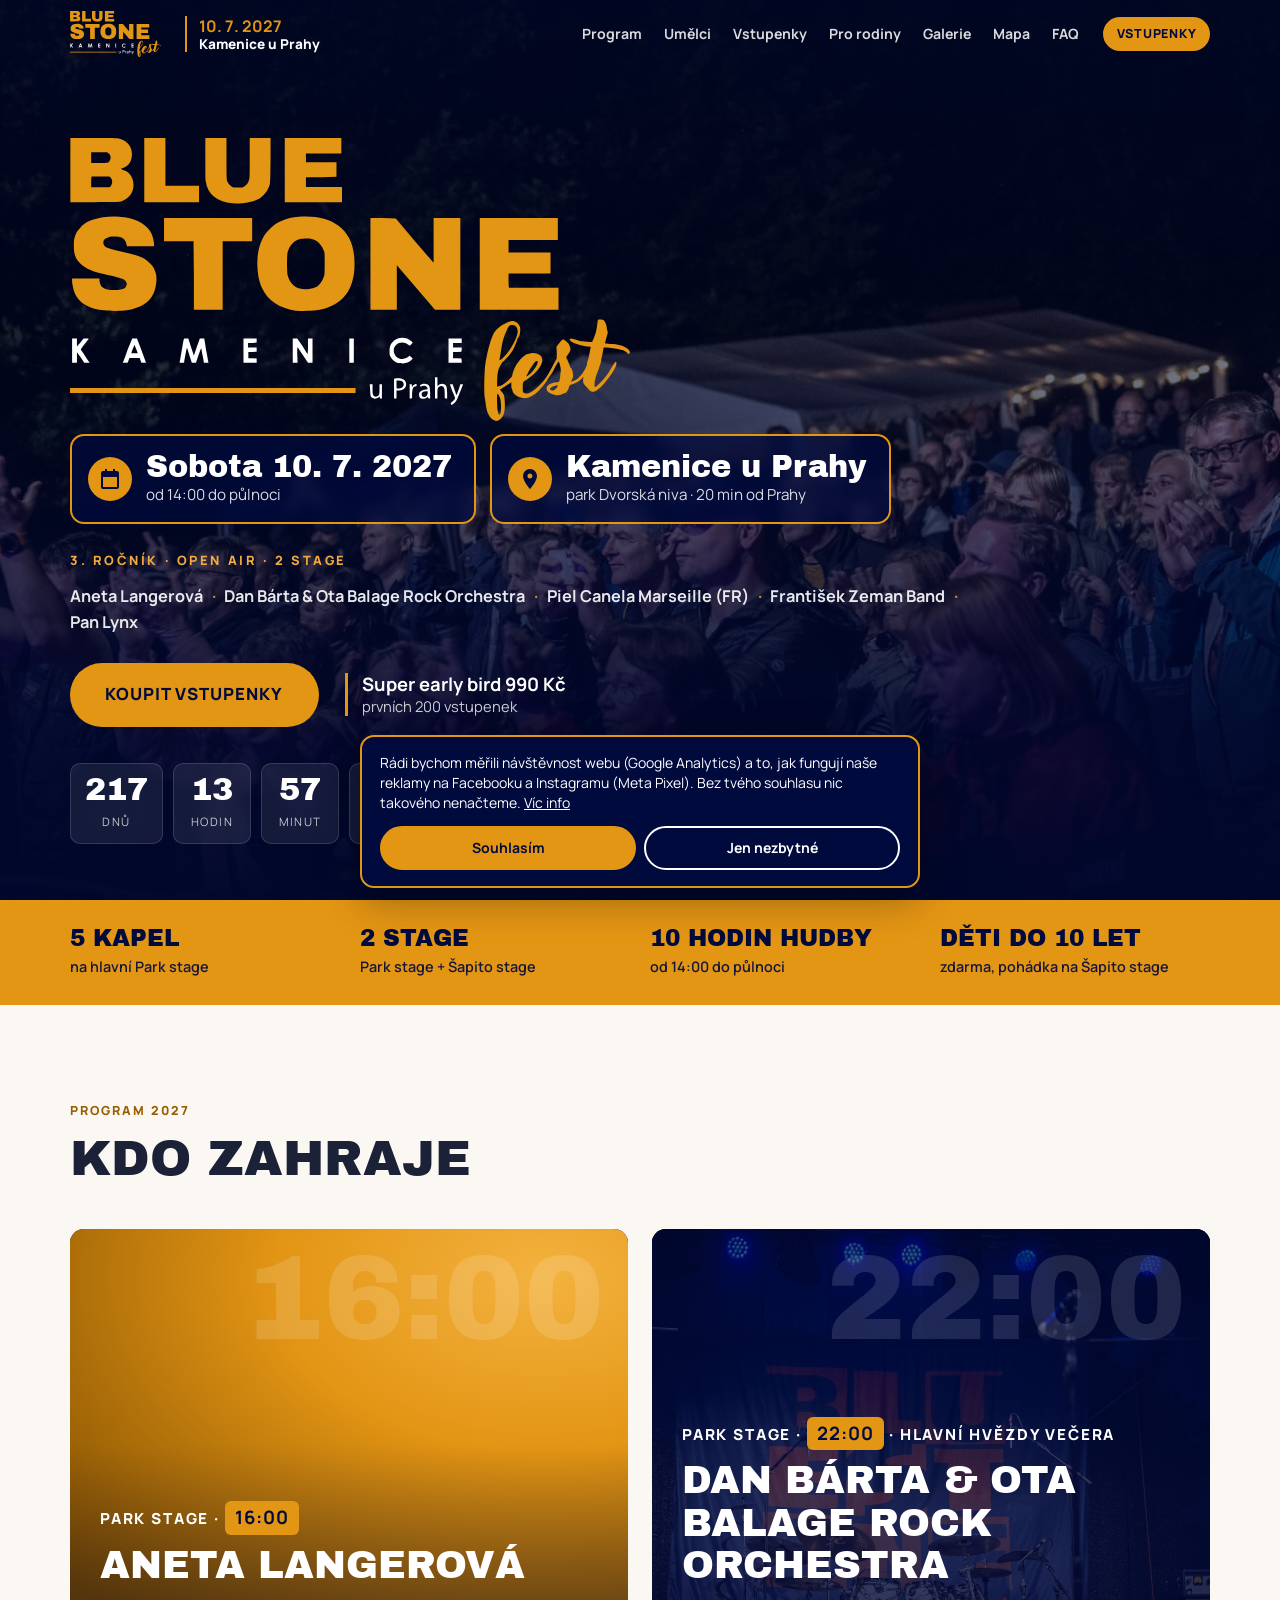
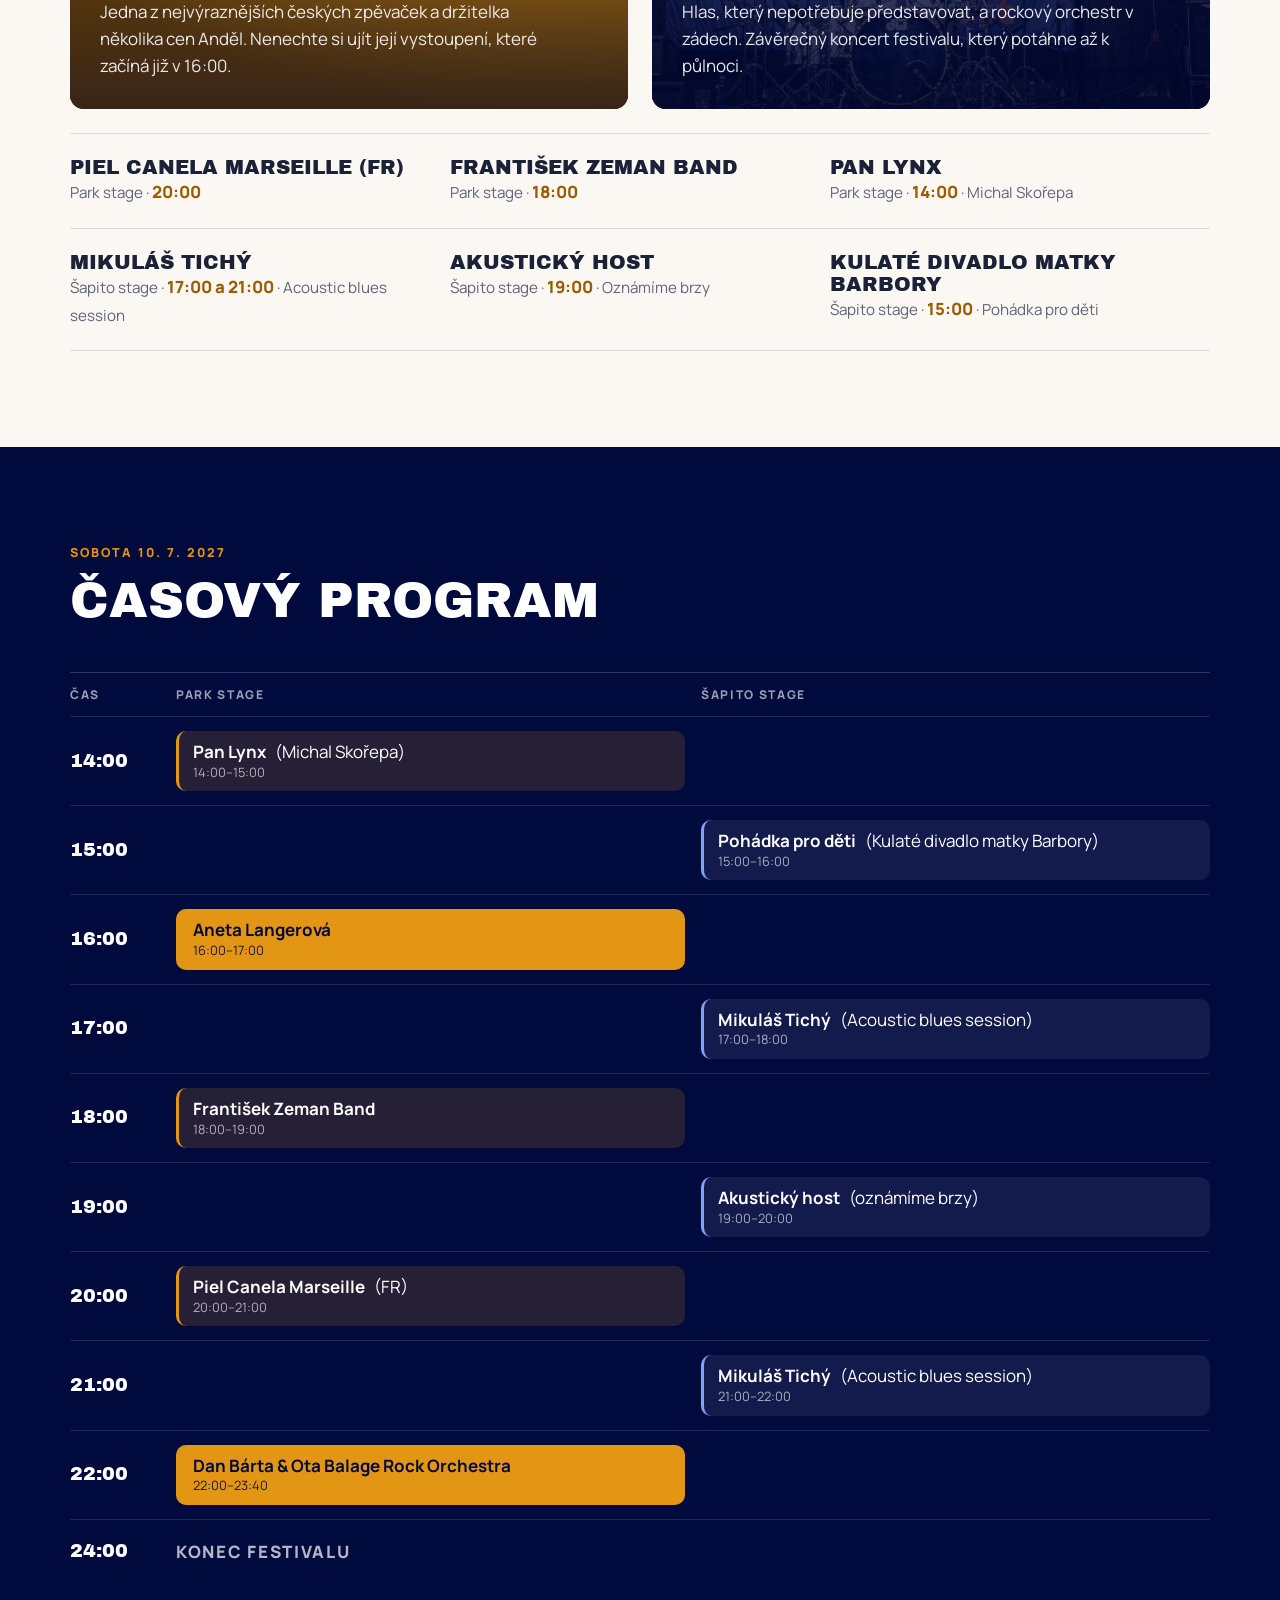
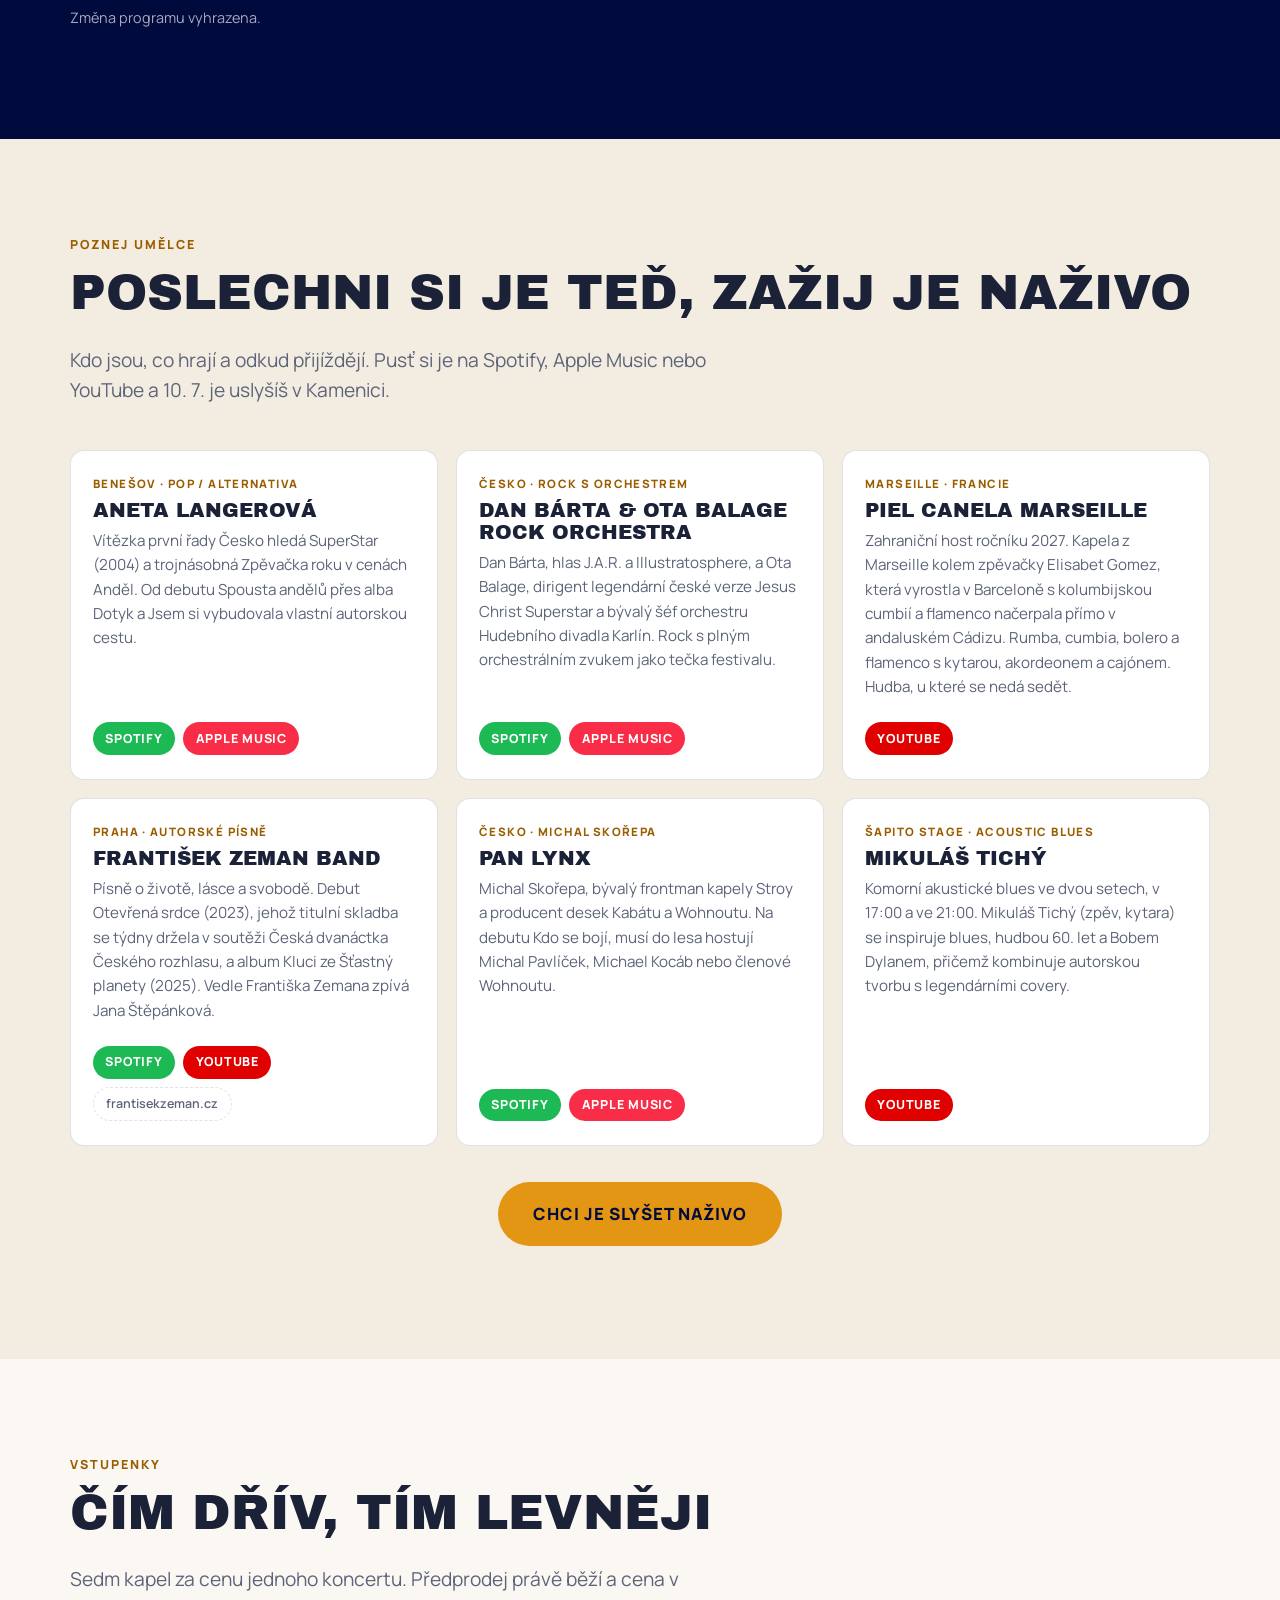
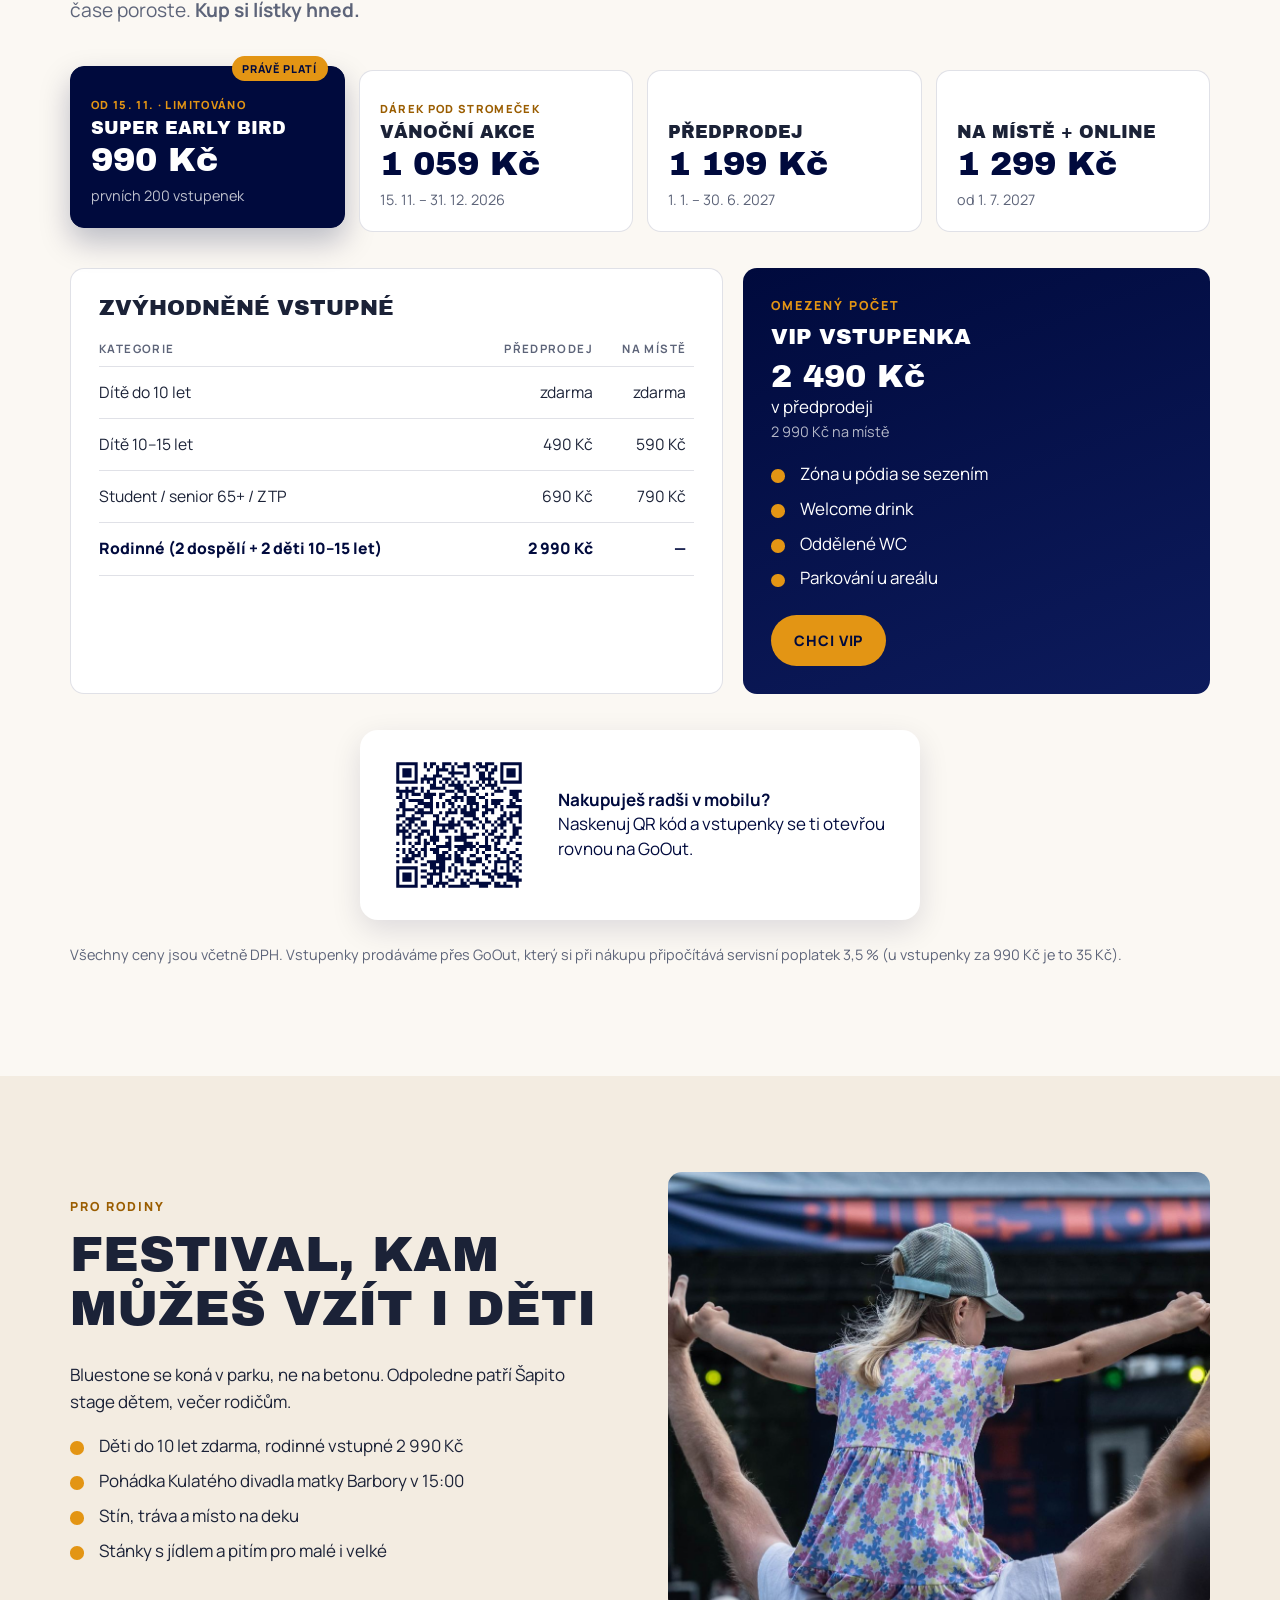
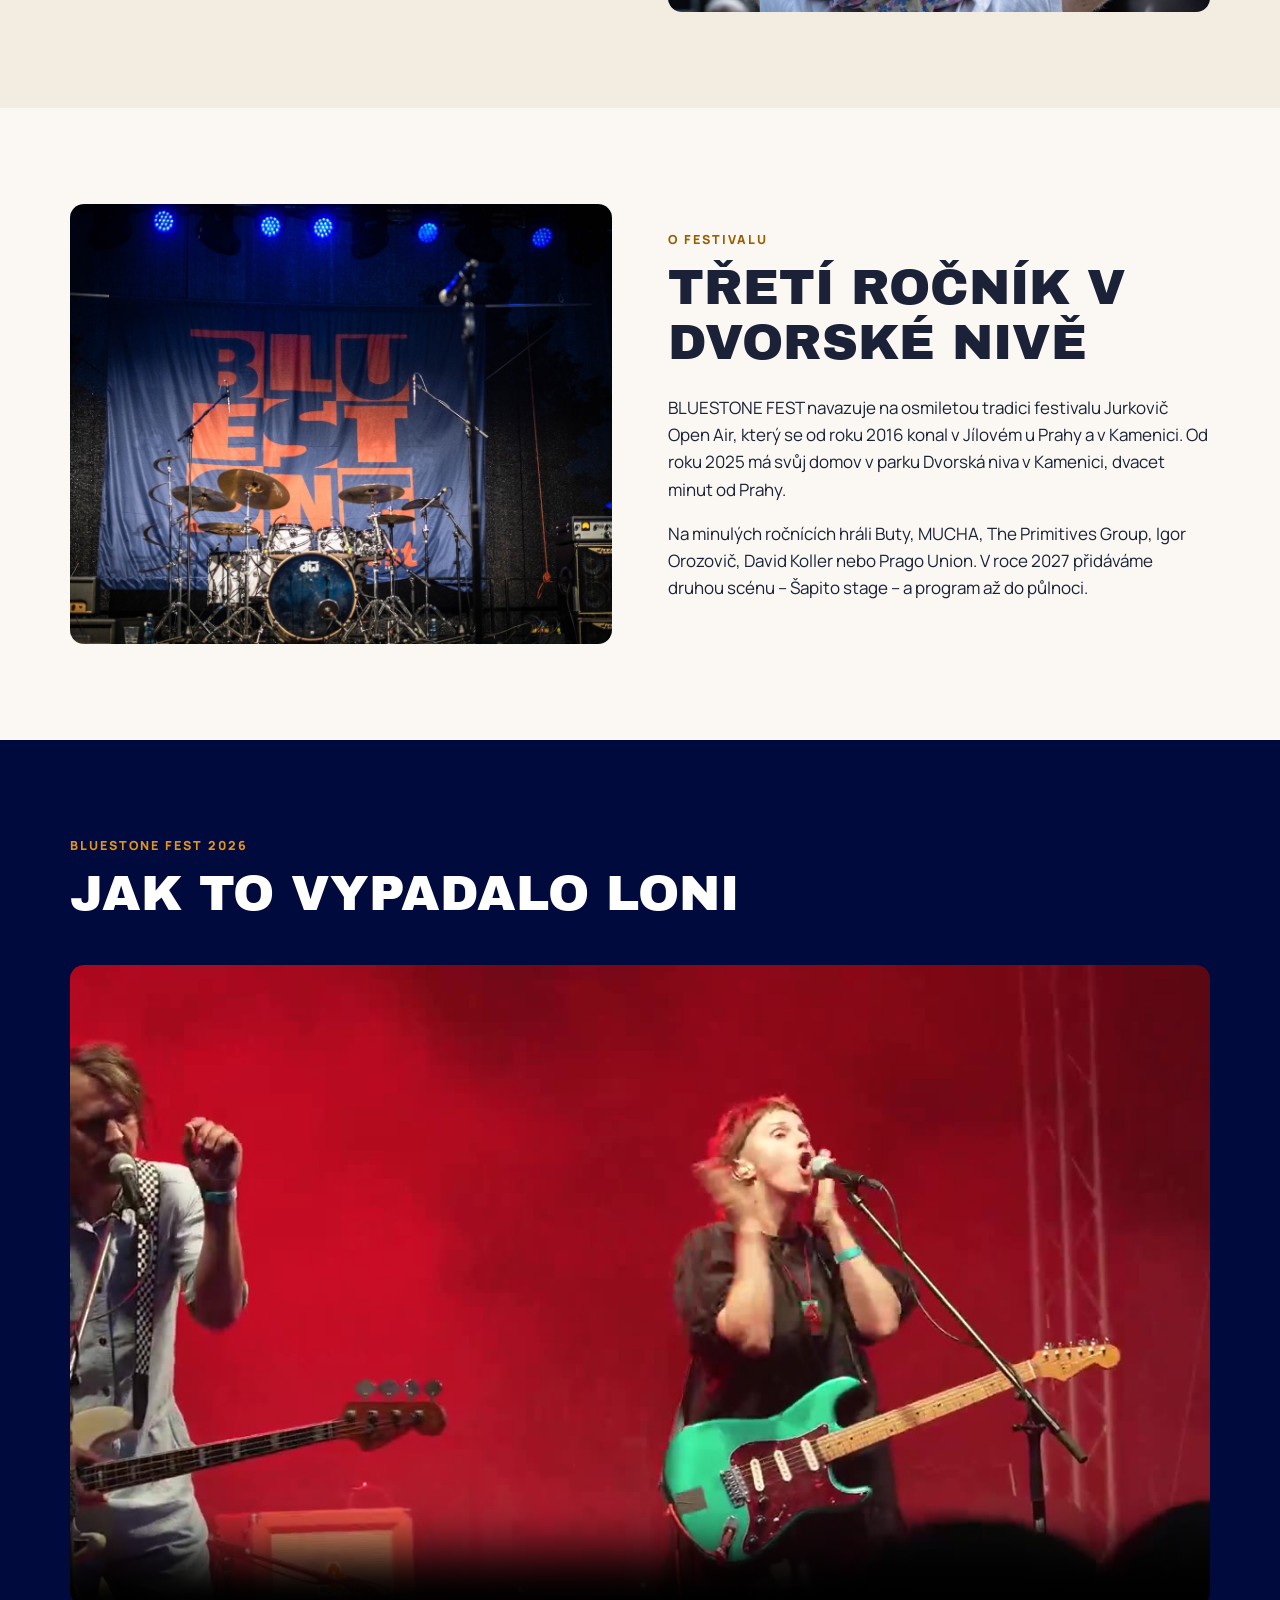
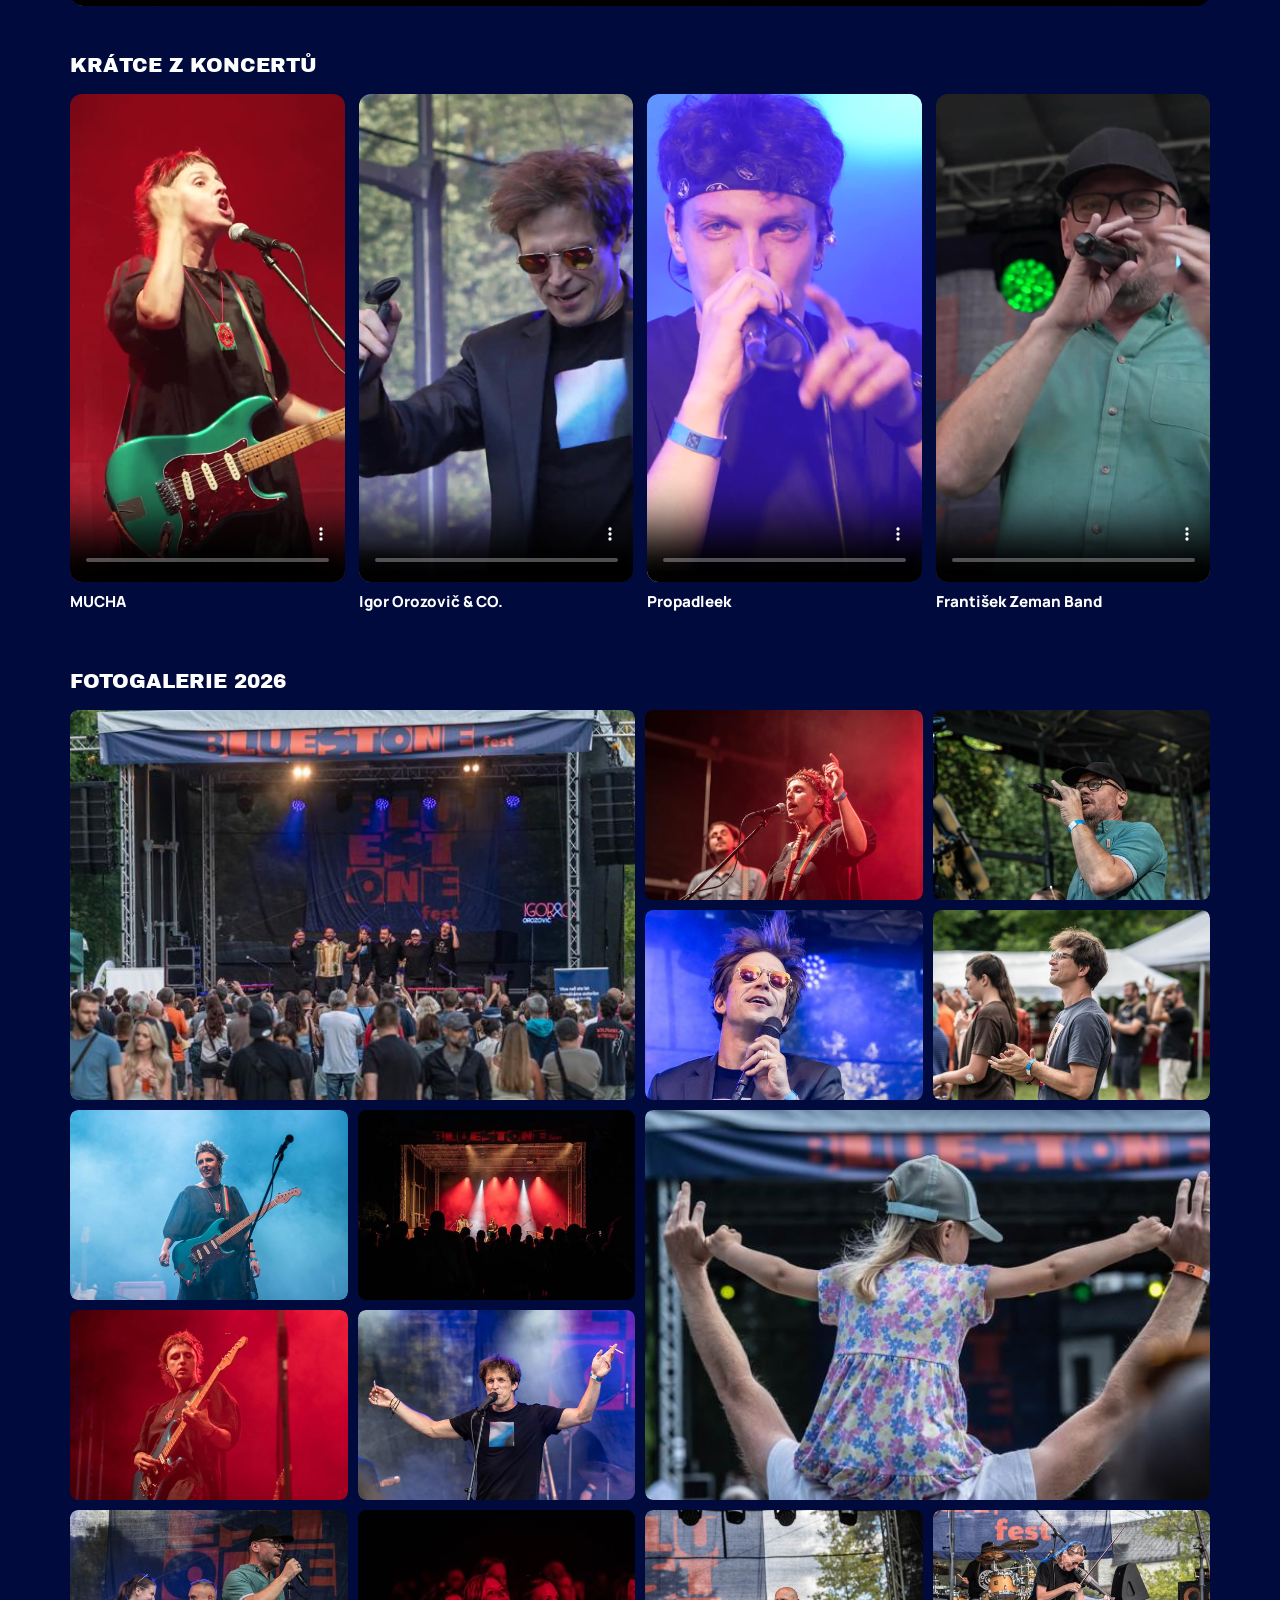
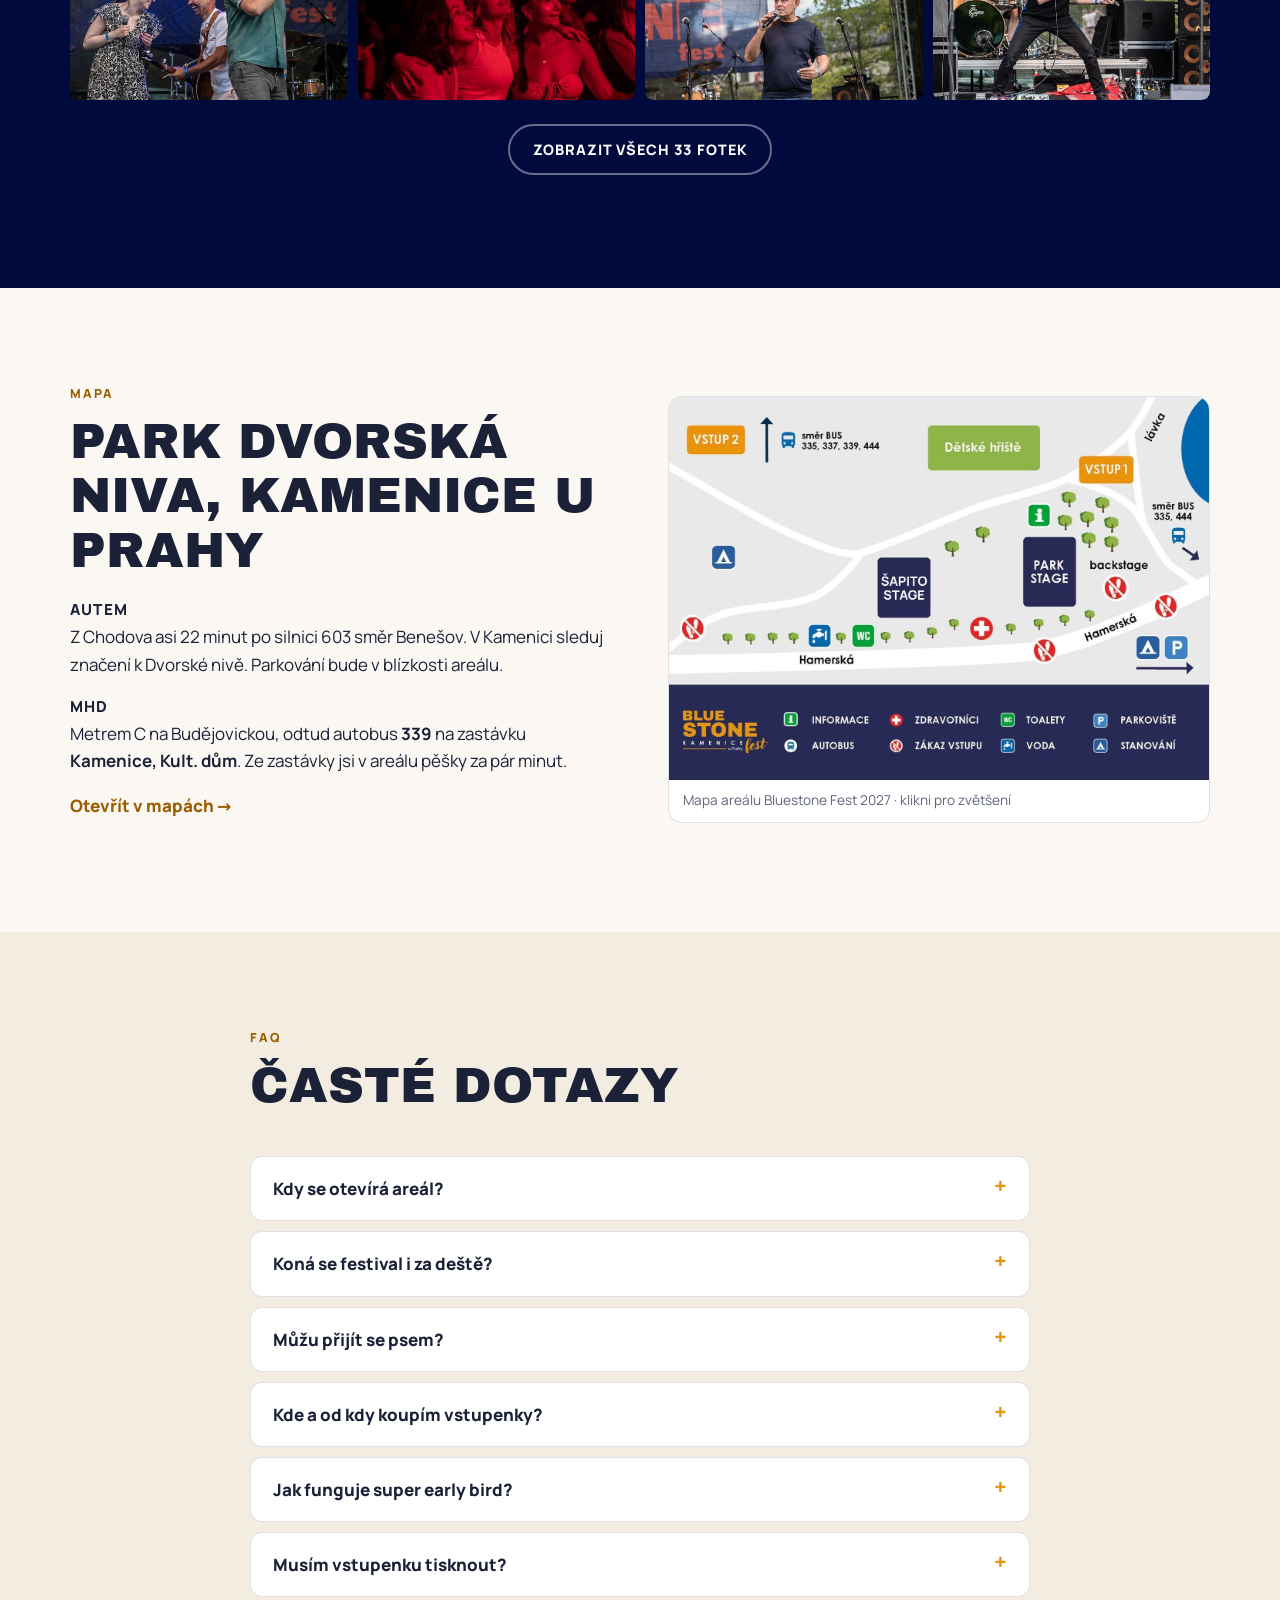
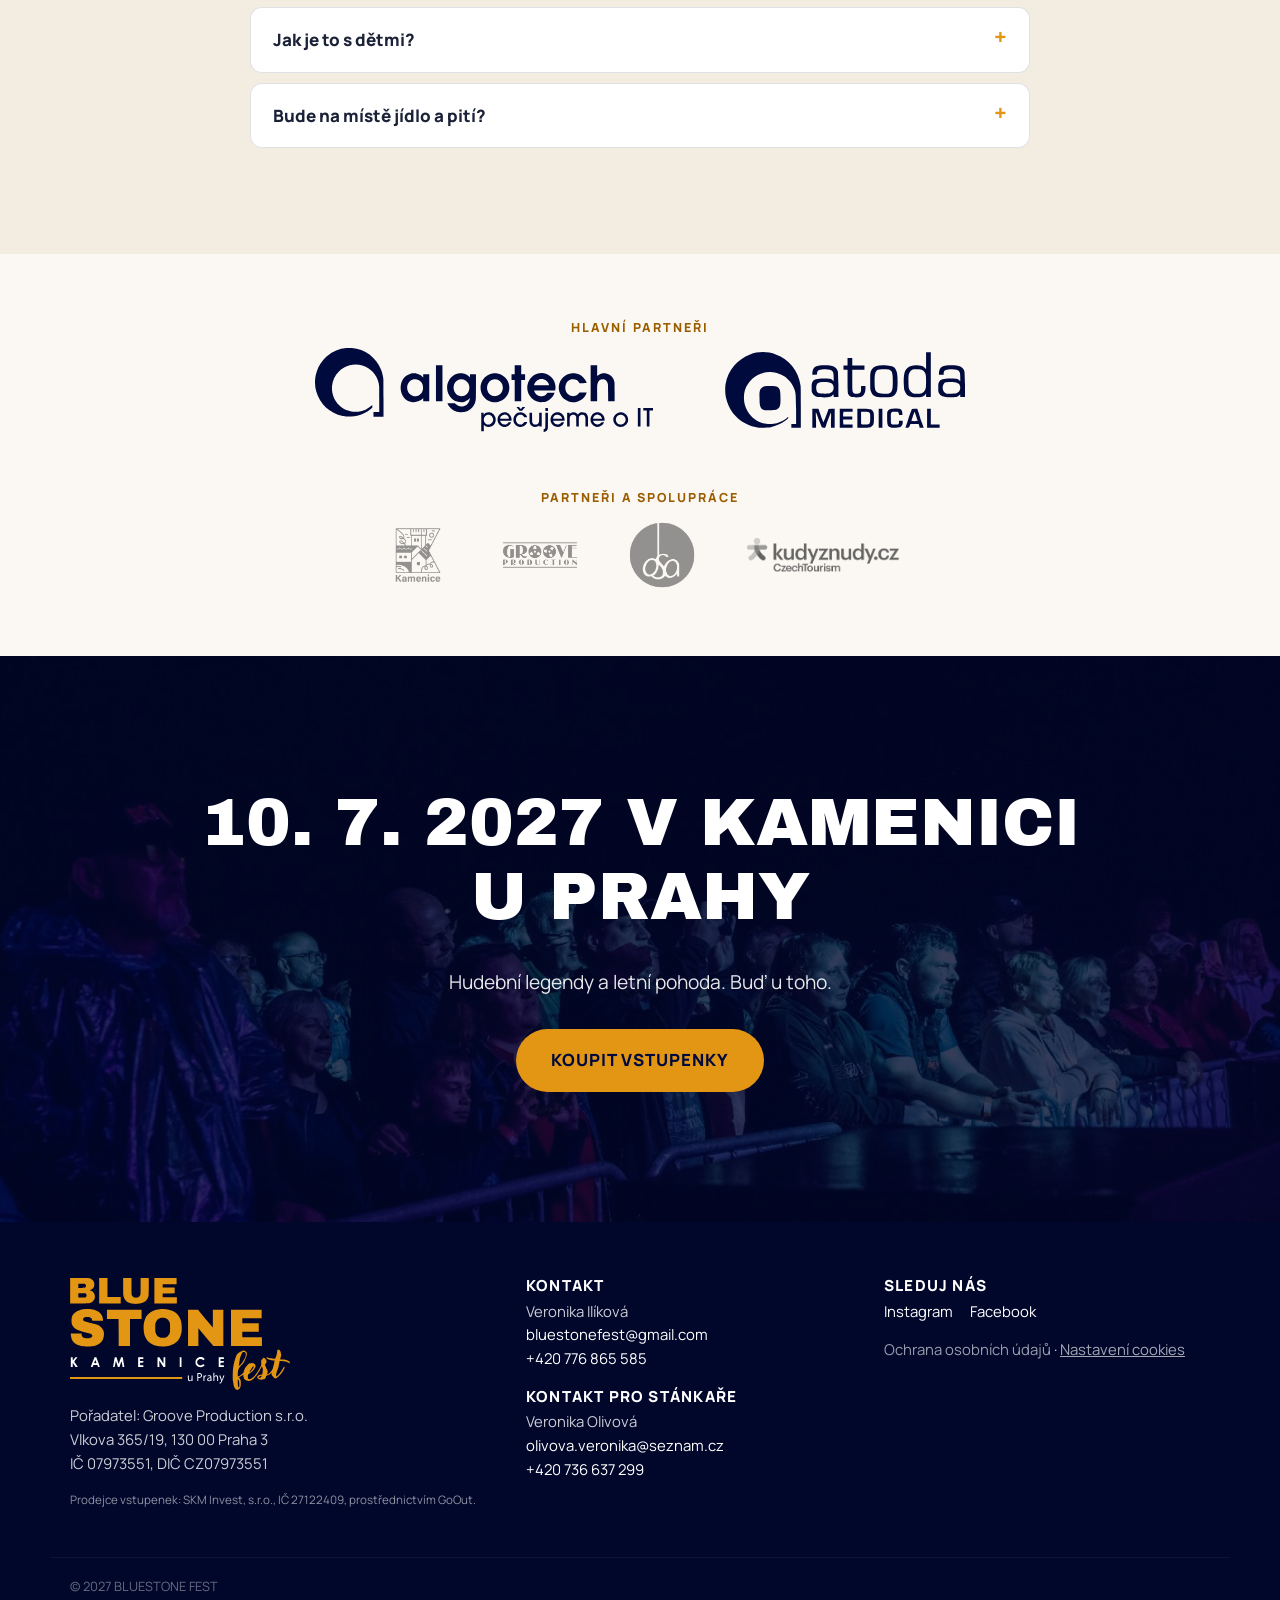
<file: index.html>
<!doctype html>
<html lang="cs">
<head>
<meta charset="utf-8">
<meta name="viewport" content="width=device-width, initial-scale=1">
<title>Bluestone Fest 2027 – hudební festival 10. 7. 2027, Kamenice u Prahy</title>
<meta name="description" content="Open-air festival v parku Dvorská niva v Kamenici u Prahy, sobota 10. 7. 2027. Aneta Langerová, Dan Bárta &amp; Ota Balage Rock Orchestra a další. Děti do 10 let zdarma.">
<link rel="canonical" href="https://bluestonefest.cz/">
<meta name="robots" content="index, follow, max-image-preview:large">
<meta property="og:locale" content="cs_CZ">
<meta property="og:site_name" content="Bluestone Fest">
<meta property="og:type" content="website">
<meta property="og:url" content="https://bluestonefest.cz/">
<meta property="og:title" content="Bluestone Fest 2027 · 10. 7. 2027 · Kamenice u Prahy">
<meta property="og:description" content="Aneta Langerová, Dan Bárta &amp; Ota Balage Rock Orchestra a další. Předprodej od 15. 11. 2026 v 8:00, super early bird 990 Kč – jen 200 vstupenek.">
<meta property="og:image" content="https://bluestonefest.cz/assets/og.jpg">
<meta property="og:image:width" content="1200">
<meta property="og:image:height" content="630">
<meta property="og:image:alt" content="Bluestone Fest 2027 – 10. 7. 2027, Kamenice u Prahy">
<meta name="twitter:card" content="summary_large_image">
<meta name="twitter:title" content="Bluestone Fest 2027 · 10. 7. 2027 · Kamenice u Prahy">
<meta name="twitter:description" content="Open-air festival v Dvorské nivě. Vstupenky od 990 Kč, předprodej od 15. 11. 2026.">
<meta name="twitter:image" content="https://bluestonefest.cz/assets/og.jpg">
<meta name="theme-color" content="#000a3d">
<link rel="icon" href="/assets/icons/icon-192.png" sizes="192x192" type="image/png">
<link rel="icon" href="/assets/icons/favicon-32.png" sizes="32x32" type="image/png">
<link rel="icon" href="/assets/favicon.svg" type="image/svg+xml">
<link rel="apple-touch-icon" href="assets/icons/apple-touch-icon.png">
<link rel="manifest" href="site.webmanifest">
<link rel="preload" as="image" href="assets/img/266.jpg">
<link rel="preload" href="assets/fonts/archivo-black-latin.woff2" as="font" type="font/woff2" crossorigin>
<link rel="preload" href="assets/fonts/manrope-latin.woff2" as="font" type="font/woff2" crossorigin>
<link rel="stylesheet" href="fonts.css?v=20261031">
<link rel="stylesheet" href="styles.css?v=20261114b">
<script type="application/ld+json">
{
 "@context": "https://schema.org",
 "@type": "MusicEvent",
 "name": "Bluestone Fest 2027",
 "url": "https://bluestonefest.cz/",
 "description": "3. ročník open-air hudebního festivalu v parku Dvorská niva v Kamenici u Prahy (okres Praha-východ), sobota 10. 7. 2027. Dvě stage, program od 14:00 do půlnoci, děti do 10 let zdarma, pohádka pro děti. Vstupenky prodává GoOut.",
 "startDate": "2027-07-10T14:00:00+02:00",
 "endDate": "2027-07-11T00:00:00+02:00",
 "eventStatus": "https://schema.org/EventScheduled",
 "eventAttendanceMode": "https://schema.org/OfflineEventAttendanceMode",
 "inLanguage": "cs",
 "location": {
  "@type": "Place",
  "name": "Park Dvorská niva",
  "address": {
   "@type": "PostalAddress",
   "addressLocality": "Kamenice",
   "postalCode": "251 68",
   "addressRegion": "Středočeský kraj",
   "addressCountry": "CZ"
  }
 },
 "image": [
  "https://bluestonefest.cz/assets/og.jpg",
  "https://bluestonefest.cz/assets/img/223.jpg"
 ],
 "performer": [
  {
   "@type": "Person",
   "name": "Aneta Langerová"
  },
  {
   "@type": "MusicGroup",
   "name": "Dan Bárta & Ota Balage Rock Orchestra"
  },
  {
   "@type": "MusicGroup",
   "name": "Piel Canela Marseille"
  },
  {
   "@type": "MusicGroup",
   "name": "František Zeman Band",
   "sameAs": [
    "https://frantisekzeman.cz",
    "https://open.spotify.com/artist/41SgSfjnSL9W93amyN30Qu"
   ]
  },
  {
   "@type": "MusicGroup",
   "name": "Pan Lynx"
  },
  {
   "@type": "Person",
   "name": "Mikuláš Tichý"
  }
 ],
 "organizer": {
  "@type": "Organization",
  "name": "Groove Production s.r.o.",
  "url": "https://bluestonefest.cz/",
  "email": "bluestonefest@gmail.com",
  "telephone": "+420776865585",
  "sameAs": [
   "https://www.facebook.com/bluestonefest",
   "https://www.instagram.com/bluestone_fest/"
  ]
 },
 "offers": [
  {
   "@type": "Offer",
   "name": "Super early bird (prvních 200 vstupenek)",
   "price": "990",
   "priceCurrency": "CZK",
   "validFrom": "2026-11-15T08:00:00+01:00",
   "validThrough": "2026-12-31T23:59:59+01:00",
   "availability": "https://schema.org/InStock",
   "url": "https://goout.net/cs/bluestone-fest/szlimpy/"
  },
  {
   "@type": "Offer",
   "name": "Vánoční akce",
   "price": "1059",
   "priceCurrency": "CZK",
   "validFrom": "2026-11-15T08:00:00+01:00",
   "validThrough": "2026-12-31T23:59:59+01:00",
   "availability": "https://schema.org/InStock",
   "url": "https://goout.net/cs/bluestone-fest/szlimpy/"
  },
  {
   "@type": "Offer",
   "name": "Předprodej",
   "price": "1199",
   "priceCurrency": "CZK",
   "validFrom": "2027-01-01T00:00:00+01:00",
   "validThrough": "2027-06-30T23:59:59+02:00",
   "availability": "https://schema.org/InStock",
   "url": "https://goout.net/cs/bluestone-fest/szlimpy/"
  },
  {
   "@type": "Offer",
   "name": "Na místě a online",
   "price": "1299",
   "priceCurrency": "CZK",
   "validFrom": "2027-07-01T00:00:00+02:00",
   "validThrough": "2027-07-10T23:59:59+02:00",
   "availability": "https://schema.org/InStock",
   "url": "https://goout.net/cs/bluestone-fest/szlimpy/"
  },
  {
   "@type": "Offer",
   "name": "VIP vstupenka",
   "price": "2490",
   "priceCurrency": "CZK",
   "validFrom": "2026-11-15T08:00:00+01:00",
   "validThrough": "2027-06-30T23:59:59+02:00",
   "availability": "https://schema.org/InStock",
   "url": "https://goout.net/cs/bluestone-fest/szlimpy/"
  },
  {
   "@type": "Offer",
   "name": "Rodinné vstupné (2 dospělí + 2 děti 10–15 let)",
   "price": "2990",
   "priceCurrency": "CZK",
   "validFrom": "2026-11-15T08:00:00+01:00",
   "validThrough": "2027-06-30T23:59:59+02:00",
   "availability": "https://schema.org/InStock",
   "url": "https://goout.net/cs/bluestone-fest/szlimpy/"
  },
  {
   "@type": "Offer",
   "name": "Dítě 10–15 let",
   "price": "490",
   "priceCurrency": "CZK",
   "validFrom": "2026-11-15T08:00:00+01:00",
   "validThrough": "2027-06-30T23:59:59+02:00",
   "availability": "https://schema.org/InStock",
   "url": "https://goout.net/cs/bluestone-fest/szlimpy/"
  },
  {
   "@type": "Offer",
   "name": "Student / senior 65+ / ZTP",
   "price": "690",
   "priceCurrency": "CZK",
   "validFrom": "2026-11-15T08:00:00+01:00",
   "validThrough": "2027-06-30T23:59:59+02:00",
   "availability": "https://schema.org/InStock",
   "url": "https://goout.net/cs/bluestone-fest/szlimpy/"
  }
 ],
 "isAccessibleForFree": false,
 "keywords": "Bluestone Fest, Bluestone festival, festival Kamenice, open-air festival u Prahy, Aneta Langerová, Dan Bárta"
}
</script>
<script type="application/ld+json">
{"@context": "https://schema.org", "@graph": [{"@type": "WebSite", "@id": "https://bluestonefest.cz/#web", "name": "Bluestone Fest", "alternateName": ["Bluestone festival", "Bluestone Fest Kamenice"], "url": "https://bluestonefest.cz/", "inLanguage": "cs", "publisher": {"@id": "https://bluestonefest.cz/#org"}}, {"@type": "Organization", "@id": "https://bluestonefest.cz/#org", "name": "Bluestone Fest", "url": "https://bluestonefest.cz/", "logo": "https://bluestonefest.cz/assets/icons/icon-192.png", "email": "bluestonefest@gmail.com",
  "telephone": "+420776865585", "sameAs": ["https://www.facebook.com/bluestonefest", "https://www.instagram.com/bluestone_fest/"]}]}
</script>
<script type="application/ld+json">
{"@context": "https://schema.org", "@type": "FAQPage", "mainEntity": [
  {"@type": "Question", "name": "Kdy se otevírá areál?", "acceptedAnswer": {"@type": "Answer", "text": "Program začíná ve 14:00. Přesný čas otevření brány zveřejníme v červnu 2027."}},
  {"@type": "Question", "name": "Koná se festival i za deště?", "acceptedAnswer": {"@type": "Answer", "text": "Ano, festival se koná za každého počasí. Šapito stage je pod stanem."}},
  {"@type": "Question", "name": "Můžu přijít se psem?", "acceptedAnswer": {"@type": "Answer", "text": "Domlouváme s městem Kamenice, informaci doplníme."}},
  {"@type": "Question", "name": "Kde a od kdy koupím vstupenky?", "acceptedAnswer": {"@type": "Answer", "text": "Předprodej startuje 15. 11. 2026 v 8:00 a vstupenky prodáváme přes GoOut. Odkaz na nákup najdeš na bluestonefest.cz v sekci Vstupenky. Ke vstupence je připočteno 3,5 % servisního poplatku, který si účtuje společnost GoOut."}},
  {"@type": "Question", "name": "Jak funguje super early bird?", "acceptedAnswer": {"@type": "Answer", "text": "Od 15. 11. 2026 stojí prvních 200 vstupenek 990 Kč. Po vyprodání limitu platí cena vánoční akce 1 059 Kč do 31. 12. 2026."}},
  {"@type": "Question", "name": "Musím vstupenku tisknout?", "acceptedAnswer": {"@type": "Answer", "text": "Nemusíš. Vstupenka ti přijde e-mailem jako PDF a u vstupu ji stačí ukázat v mobilu."}},
  {"@type": "Question", "name": "Jak je to s dětmi?", "acceptedAnswer": {"@type": "Answer", "text": "Děti do 10 let mají vstup zdarma. Pro děti od 10 do 15 let je zlevněná vstupenka za 490 Kč v předprodeji. Pro 2 dospělé a 2 děti od 10 do 15 let je rodinné vstupné za 2 990 Kč. Odpoledne je pro děti připravená pohádka na Šapito stage."}},
  {"@type": "Question", "name": "Bude na místě jídlo a pití?", "acceptedAnswer": {"@type": "Answer", "text": "Ano, stánky s jídlem a pitím všeho druhu, pro malé i velké."}}
]}
</script>
</head>
<body>

<header class="nav" id="top">
  <div class="wrap nav__in">
    <a href="#top" class="brand" aria-label="Bluestone Fest – na začátek"><img src="assets/logo.svg" alt="Bluestone Fest" width="92" height="46"></a>
    <a href="#misto" class="nav__date" aria-label="Sobota 10. 7. 2027, Kamenice u Prahy"><b>10. 7. 2027</b>Kamenice u Prahy</a>
    <nav class="nav__links" aria-label="Hlavní menu">
      <a href="#lineup">Program</a>
      <a href="#umelci">Umělci</a>
      <a href="#vstupenky">Vstupenky</a>
      <a href="#rodiny">Pro rodiny</a>
      <a href="#galerie">Galerie</a>
      <a href="#misto">Mapa</a>
      <a href="#faq">FAQ</a>
    </nav>
    <a class="btn btn--sm" data-ticket href="#predprodej">Předprodej 15. 11.</a>
    <button class="nav__burger" aria-label="Otevřít menu" aria-expanded="false"><span></span><span></span></button>
  </div>
</header>

<main>

<!-- HERO -->
<section class="hero">
  <div class="hero__bg" style="background-image:url('assets/img/266.jpg')"></div>
  <div class="wrap hero__in">
    <h1 class="hero__logo"><img src="assets/logo.svg" alt="Bluestone Fest 2027 – hudební festival 10. 7. 2027 v Kamenici u Prahy" width="560" height="283"></h1>
    <div class="ww">
      <div class="ww__item"><span class="ww__ico"><svg viewBox="0 0 24 24" width="24" height="24" fill="currentColor" aria-hidden="true"><path d="M7 2v2H5a2 2 0 0 0-2 2v14a2 2 0 0 0 2 2h14a2 2 0 0 0 2-2V6a2 2 0 0 0-2-2h-2V2h-2v2H9V2H7zm12 8v10H5V10h14z"/></svg></span><div><b>Sobota 10. 7. 2027</b><span>od 14:00 do půlnoci</span></div></div>
      <a class="ww__item" href="#misto"><span class="ww__ico"><svg viewBox="0 0 24 24" width="24" height="24" fill="currentColor" aria-hidden="true"><path d="M12 2a7 7 0 0 0-7 7c0 5.25 7 13 7 13s7-7.75 7-13a7 7 0 0 0-7-7zm0 9.5A2.5 2.5 0 1 1 12 6.5a2.5 2.5 0 0 1 0 5z"/></svg></span><div><b>Kamenice u Prahy</b><span>park Dvorská niva · 20 min od Prahy</span></div></a>
    </div>
    <p class="hero__kicker">3. ročník · open air · 2 stage</p>
    <p class="hero__heads">Aneta Langerová <i>·</i> Dan Bárta &amp; Ota Balage Rock Orchestra <i>·</i> Piel Canela Marseille (FR) <i>·</i> František Zeman Band <i>·</i> Pan Lynx</p>
    <div class="hero__cta">
      <a class="btn btn--big" data-ticket href="#predprodej">Chci vědět o předprodeji</a>
      <div class="hero__offer" data-phase-banner>
        <b>Předprodej od 15. 11. 2026 v 8:00</b>
        <span>super early bird 990 Kč · jen 200 vstupenek</span>
      </div>
    </div>
    <div class="count" aria-label="Odpočet do festivalu">
      <div><b data-cd="d">–</b><span>dnů</span></div>
      <div><b data-cd="h">–</b><span>hodin</span></div>
      <div><b data-cd="m">–</b><span>minut</span></div>
      <div><b data-cd="s">–</b><span>vteřin</span></div>
    </div>
  </div>
</section>

<!-- VALUE STRIP -->
<section class="strip">
  <div class="wrap strip__in">
    <div><b>5 kapel</b><span>na hlavní Park stage</span></div>
    <div><b>2 stage</b><span>Park stage + Šapito stage</span></div>
    <div><b>10 hodin hudby</b><span>od 14:00 do půlnoci</span></div>
    <div><b>Děti do 10 let</b><span>zdarma, pohádka na Šapito stage</span></div>
  </div>
</section>

<!-- LINEUP -->
<section class="sec" id="lineup">
  <div class="wrap">
    <header class="sec__head">
      <p class="eyebrow">Program 2027</p>
      <h2>Kdo zahraje</h2>
    </header>

    <div class="heads">
      <article class="head head--a">
        <div class="head__img head__img--a"></div>
        <div class="head__txt">
          <p class="head__time">Park stage · <strong>16:00</strong></p>
          <h3>Aneta Langerová</h3>
          <p>Jedna z nejvýraznějších českých zpěvaček a držitelka několika cen Anděl. Nenechte si ujít její vystoupení, které začíná již v 16:00.</p>
        </div>
      </article>
      <article class="head head--b">
        <div class="head__img head__img--b"></div>
        <div class="head__txt">
          <p class="head__time">Park stage · <strong>22:00</strong> · hlavní hvězdy večera</p>
          <h3>Dan Bárta &amp; Ota Balage Rock Orchestra</h3>
          <p>Hlas, který nepotřebuje představovat, a rockový orchestr v zádech. Závěrečný koncert festivalu, který potáhne až k půlnoci.</p>
        </div>
      </article>
    </div>

    <ul class="acts">
      <li><b>Piel Canela Marseille (FR)</b><span>Park stage · <strong>20:00</strong></span></li>
      <li><b>František Zeman Band</b><span>Park stage · <strong>18:00</strong></span></li>
      <li><b>Pan Lynx</b><span>Park stage · <strong>14:00</strong> · Michal Skořepa</span></li>
      <li><b>Mikuláš Tichý</b><span>Šapito stage · <strong>17:00 a 21:00</strong> · Acoustic blues session</span></li>
      <li><b>Akustický host</b><span>Šapito stage · <strong>19:00</strong> · Oznámíme brzy</span></li>
      <li><b>Kulaté divadlo matky Barbory</b><span>Šapito stage · <strong>15:00</strong> · Pohádka pro děti</span></li>
    </ul>
  </div>
</section>

<!-- PROGRAM -->
<section class="sec sec--dark" id="program">
  <div class="wrap">
    <header class="sec__head">
      <p class="eyebrow">Sobota 10. 7. 2027</p>
      <h2>Časový program</h2>
    </header>
    <div class="tt" role="table" aria-label="Časový program festivalu">
      <div class="tt__cols" role="row">
        <span role="columnheader">Čas</span>
        <span role="columnheader">Park stage</span>
        <span role="columnheader">Šapito stage</span>
      </div>
      <div class="tt__row" role="row"><time role="cell">14:00</time><div role="cell" class="tt__a"><b>Pan Lynx</b> (Michal Skořepa)<small>14:00–15:00</small></div><div role="cell"></div></div>
      <div class="tt__row" role="row"><time role="cell">15:00</time><div role="cell"></div><div role="cell" class="tt__b"><b>Pohádka pro děti</b> (Kulaté divadlo matky Barbory)<small>15:00–16:00</small></div></div>
      <div class="tt__row" role="row"><time role="cell">16:00</time><div role="cell" class="tt__a tt__hl"><b>Aneta Langerová</b><small>16:00–17:00</small></div><div role="cell"></div></div>
      <div class="tt__row" role="row"><time role="cell">17:00</time><div role="cell"></div><div role="cell" class="tt__b"><b>Mikuláš Tichý</b> (Acoustic blues session)<small>17:00–18:00</small></div></div>
      <div class="tt__row" role="row"><time role="cell">18:00</time><div role="cell" class="tt__a"><b>František Zeman Band</b><small>18:00–19:00</small></div><div role="cell"></div></div>
      <div class="tt__row" role="row"><time role="cell">19:00</time><div role="cell"></div><div role="cell" class="tt__b"><b>Akustický host</b> (oznámíme brzy)<small>19:00–20:00</small></div></div>
      <div class="tt__row" role="row"><time role="cell">20:00</time><div role="cell" class="tt__a"><b>Piel Canela Marseille</b> (FR)<small>20:00–21:00</small></div><div role="cell"></div></div>
      <div class="tt__row" role="row"><time role="cell">21:00</time><div role="cell"></div><div role="cell" class="tt__b"><b>Mikuláš Tichý</b> (Acoustic blues session)<small>21:00–22:00</small></div></div>
      <div class="tt__row" role="row"><time role="cell">22:00</time><div role="cell" class="tt__a tt__hl"><b>Dan Bárta &amp; Ota Balage Rock Orchestra</b><small>22:00–23:40</small></div><div role="cell"></div></div>
      <div class="tt__row tt__end" role="row"><time role="cell">24:00</time><div role="cell">Konec festivalu</div><div role="cell"></div></div>
    </div>
    <p class="note">Změna programu vyhrazena.</p>
  </div>
</section>

<!-- ARTISTS -->
<section class="sec sec--sand" id="umelci">
  <div class="wrap">
    <header class="sec__head">
      <p class="eyebrow">Poznej umělce</p>
      <h2>Poslechni si je teď, zažij je naživo</h2>
      <p class="lead">Kdo jsou, co hrají a odkud přijíždějí. Pusť si je na Spotify, Apple Music nebo YouTube a 10. 7. je uslyšíš v Kamenici.</p>
    </header>
    <div class="artists">
      <article class="artist">
        <p class="artist__tag">Benešov · pop / alternativa</p>
        <h3>Aneta Langerová</h3>
        <p>Vítězka první řady Česko hledá SuperStar (2004) a trojnásobná Zpěvačka roku v cenách Anděl. Od debutu Spousta andělů přes alba Dotyk a Jsem si vybudovala vlastní autorskou cestu.</p>
        <div class="artist__links"><a class="lnk lnk--sp" href="https://open.spotify.com/search/Aneta%20Langerov%C3%A1" target="_blank" rel="noopener">Spotify</a><a class="lnk lnk--am" href="https://music.apple.com/cz/artist/aneta-langerov%C3%A1/159351699" target="_blank" rel="noopener">Apple Music</a></div>
      </article>
      <article class="artist">
        <p class="artist__tag">Česko · rock s orchestrem</p>
        <h3>Dan Bárta &amp; Ota Balage Rock Orchestra</h3>
        <p>Dan Bárta, hlas J.A.R. a Illustratosphere, a Ota Balage, dirigent legendární české verze Jesus Christ Superstar a bývalý šéf orchestru Hudebního divadla Karlín. Rock s plným orchestrálním zvukem jako tečka festivalu.</p>
        <div class="artist__links"><a class="lnk lnk--sp" href="https://open.spotify.com/search/Dan%20B%C3%A1rta" target="_blank" rel="noopener">Spotify</a><a class="lnk lnk--am" href="https://music.apple.com/cz/search?term=Dan%20B%C3%A1rta" target="_blank" rel="noopener">Apple Music</a></div>
      </article>
      <article class="artist">
        <p class="artist__tag">Marseille · Francie</p>
        <h3>Piel Canela Marseille</h3>
        <p>Zahraniční host ročníku 2027. Kapela z Marseille kolem zpěvačky Elisabet Gomez, která vyrostla v Barceloně s kolumbijskou cumbií a flamenco načerpala přímo v andaluském Cádizu. Rumba, cumbia, bolero a flamenco s kytarou, akordeonem a cajónem. Hudba, u které se nedá sedět.</p>
        <div class="artist__links"><a class="lnk" style="background:#e00000" href="https://www.youtube.com/watch?v=KZGg4m2XNzM" target="_blank" rel="noopener">YouTube</a></div>
      </article>
      <article class="artist">
        <p class="artist__tag">Praha · autorské písně</p>
        <h3>František Zeman Band</h3>
        <p>Písně o životě, lásce a svobodě. Debut Otevřená srdce (2023), jehož titulní skladba se týdny držela v soutěži Česká dvanáctka Českého rozhlasu, a album Kluci ze Šťastný planety (2025). Vedle Františka Zemana zpívá Jana Štěpánková.</p>
        <div class="artist__links"><a class="lnk lnk--sp" href="https://open.spotify.com/artist/41SgSfjnSL9W93amyN30Qu" target="_blank" rel="noopener">Spotify</a><a class="lnk" style="background:#e00000" href="https://www.youtube.com/channel/UCI8yUsdPgnI4yjeiN0zwKvA" target="_blank" rel="noopener">YouTube</a><a class="lnk lnk--soon" href="https://frantisekzeman.cz" target="_blank" rel="noopener">frantisekzeman.cz</a></div>
      </article>
      <article class="artist">
        <p class="artist__tag">Česko · Michal Skořepa</p>
        <h3>Pan Lynx</h3>
        <p>Michal Skořepa, bývalý frontman kapely Stroy a producent desek Kabátu a Wohnoutu. Na debutu Kdo se bojí, musí do lesa hostují Michal Pavlíček, Michael Kocáb nebo členové Wohnoutu.</p>
        <div class="artist__links"><a class="lnk lnk--sp" href="https://open.spotify.com/search/Pan%20Lynx" target="_blank" rel="noopener">Spotify</a><a class="lnk lnk--am" href="https://music.apple.com/cz/search?term=Pan%20Lynx" target="_blank" rel="noopener">Apple Music</a></div>
      </article>
      <article class="artist">
        <p class="artist__tag">Šapito stage · acoustic blues</p>
        <h3>Mikuláš Tichý</h3>
        <p>Komorní akustické blues ve dvou setech, v 17:00 a ve 21:00. Mikuláš Tichý (zpěv, kytara) se inspiruje blues, hudbou 60. let a Bobem Dylanem, přičemž kombinuje autorskou tvorbu s legendárními covery.</p>
        <div class="artist__links"><a class="lnk" style="background:#e00000" href="https://www.youtube.com/watch?v=72lNBRqxjF4" target="_blank" rel="noopener">YouTube</a></div>
      </article>
    </div>
    <p class="center"><a class="btn btn--big" data-ticket href="#predprodej">Chci je slyšet naživo</a></p>
  </div>
</section>

<!-- TICKETS -->
<section class="sec" id="vstupenky">
  <div class="wrap">
    <header class="sec__head">
      <p class="eyebrow">Vstupenky</p>
      <h2>Čím dřív, tím levněji</h2>
      <p class="lead">Sedm kapel za cenu jednoho koncertu. Předprodej začíná <strong>15. 11. 2026 v 8:00</strong>. Cena v čase poroste, neváhej a kup si lístky hned.</p>
    </header>

    <div class="signup" id="predprodej">
      <div class="signup__txt">
        <p class="eyebrow">Start předprodeje 15. 11. 2026 v 8:00</p>
        <h3>Chceš lístky mezi prvními?</h3>
        <p>Nech nám e-mail a ozveme se ti, jakmile předprodej spustíme. Super early bird za 990 Kč je jen pro prvních 200 lidí.</p>
      </div>
      <form class="signup__form" data-signup action="https://script.google.com/macros/s/AKfycbxwUANpuI0SbvmZ2tTiHzQUFEW7sZBiCNBO9zXqb0MHmBhKYmbKO6TqDb_tZFCtmSps/exec" method="POST">
        <input type="text" name="_honey" tabindex="-1" autocomplete="off" class="signup__hp" aria-hidden="true">
        <div class="signup__row">
          <label class="sr" for="su-name">Jméno</label>
          <input id="su-name" type="text" name="jmeno" placeholder="Jméno" autocomplete="name">
          <label class="sr" for="su-email">E-mail</label>
          <input id="su-email" type="email" name="email" placeholder="tvůj@e-mail.cz" required autocomplete="email">
          <button class="btn" type="submit">Dej mi vědět</button>
        </div>
        <label class="signup__ok"><input type="checkbox" name="souhlas" value="ano" required> Souhlasím, aby mě pořadatel kontaktoval ohledně předprodeje vstupenek Bluestone Fest 2027. E-mail nepředáme třetím stranám. <a href="ochrana-osobnich-udaju.html">Ochrana osobních údajů</a></label>
        <p class="signup__msg" data-signup-msg role="status" aria-live="polite"></p>
      </form>
    </div>

    <ol class="waves" data-waves>
      <li data-from="2026-11-15" data-to="2026-12-31">
        <span class="waves__tag">Od 15. 11. · limitováno</span>
        <h3>Super early bird</h3>
        <p class="waves__price">990 Kč</p>
        <p class="waves__when">prvních 200 vstupenek</p>
      </li>
      <li data-from="2026-11-15" data-to="2026-12-31">
        <span class="waves__tag">Dárek pod stromeček</span>
        <h3>Vánoční akce</h3>
        <p class="waves__price">1 059 Kč</p>
        <p class="waves__when">15. 11. – 31. 12. 2026</p>
      </li>
      <li data-from="2027-01-01" data-to="2027-06-30">
        <span class="waves__tag">&nbsp;</span>
        <h3>Předprodej</h3>
        <p class="waves__price">1 199 Kč</p>
        <p class="waves__when">1. 1. – 30. 6. 2027</p>
      </li>
      <li data-from="2027-07-01" data-to="2027-07-10">
        <span class="waves__tag">&nbsp;</span>
        <h3>Na místě + online</h3>
        <p class="waves__price">1 299 Kč</p>
        <p class="waves__when">od 1. 7. 2027</p>
      </li>
    </ol>

    <div class="prices">
      <div class="card">
        <h3>Zvýhodněné vstupné</h3>
        <table class="ptable">
          <thead><tr><th>Kategorie</th><th>Předprodej</th><th>Na místě</th></tr></thead>
          <tbody>
            <tr><td>Dítě do 10 let</td><td>zdarma</td><td>zdarma</td></tr>
            <tr><td>Dítě 10–15 let</td><td>490 Kč</td><td>590 Kč</td></tr>
            <tr><td>Student / senior 65+ / ZTP</td><td>690 Kč</td><td>790 Kč</td></tr>
            <tr class="ptable__hl"><td>Rodinné (2 dospělí + 2 děti 10–15 let)</td><td>2 990 Kč</td><td>—</td></tr>
          </tbody>
        </table>
      </div>
      <div class="card card--vip">
        <p class="eyebrow">Omezený počet</p>
        <h3>VIP vstupenka</h3>
        <p class="vip__price"><b>2 490 Kč</b> v předprodeji <span>2 990 Kč na místě</span></p>
        <ul class="ticks">
          <li>Zóna u pódia se sezením</li>
          <li>Welcome drink</li>
          <li>Oddělené WC</li>
          <li>Parkování u areálu</li>
        </ul>
        <a class="btn" data-ticket href="#predprodej">Chci VIP</a>
      </div>
    </div>

    <div class="qrbuy" data-qr>
      <img src="assets/qr-goout.svg?v=20261125" alt="QR kód na nákup vstupenek Bluestone Fest 2027 na GoOut" width="150" height="150">
      <p><b>Nakupuješ radši v mobilu?</b><br>Naskenuj QR kód a vstupenky se ti otevřou rovnou na GoOut.</p>
    </div>

    <p class="note">Všechny ceny jsou včetně DPH. Vstupenky prodáváme přes GoOut, který si při nákupu připočítává servisní poplatek 3,5 % (u vstupenky za 990 Kč je to 35 Kč).</p>
  </div>
</section>

<!-- FAMILIES -->
<section class="sec sec--sand" id="rodiny">
  <div class="wrap split">
    <div>
      <p class="eyebrow">Pro rodiny</p>
      <h2>Festival, kam můžeš vzít i děti</h2>
      <p>Bluestone se koná v parku, ne na betonu. Odpoledne patří Šapito stage dětem, večer rodičům.</p>
      <ul class="ticks">
        <li>Děti do 10 let zdarma, rodinné vstupné 2 990 Kč</li>
        <li>Pohádka Kulatého divadla matky Barbory v 15:00</li>
        <li>Stín, tráva a místo na deku</li>
        <li>Stánky s jídlem a pitím pro malé i velké</li>
      </ul>
    </div>
    <div class="split__img" style="background-image:url('assets/foto2026/130.jpg')" role="img" aria-label="Holčička na ramenou táty tančí pod pódiem"></div>
  </div>
</section>

<!-- ABOUT -->
<section class="sec" id="o-festivalu">
  <div class="wrap split split--rev">
    <div class="split__img" style="background-image:url('assets/img/223.jpg')" role="img" aria-label="Hlavní pódium Bluestone Fest"></div>
    <div>
      <p class="eyebrow">O festivalu</p>
      <h2>Třetí ročník v Dvorské nivě</h2>
      <p>BLUESTONE FEST navazuje na osmiletou tradici festivalu Jurkovič Open Air, který se od roku 2016 konal v Jílovém u Prahy a v Kamenici. Od roku 2025 má svůj domov v parku Dvorská niva v Kamenici, dvacet minut od Prahy.</p>
      <p>Na minulých ročnících hráli Buty, MUCHA, The Primitives Group, Igor Orozovič, David Koller nebo Prago Union. V roce 2027 přidáváme druhou scénu – Šapito stage – a program až do půlnoci.</p>
    </div>
  </div>
</section>

<!-- GALLERY -->
<section class="sec sec--dark" id="galerie">
  <div class="wrap">
    <header class="sec__head">
      <p class="eyebrow">Bluestone Fest 2026</p>
      <h2>Jak to vypadalo loni</h2>
    </header>
    <div class="video">
      <video src="bluestone-2026.mp4" poster="assets/video/bluestone-2026.jpg" preload="none" playsinline controls></video>
    </div>

    <h3 class="gal__h">Krátce z koncertů</h3>
    <div class="shorts">
      <figure class="short">
        <video src="assets/video/short-mucha.mp4" poster="assets/video/short-mucha.jpg" preload="none" playsinline controls></video>
        <figcaption>MUCHA</figcaption>
      </figure>
      <figure class="short">
        <video src="assets/video/short-orozovic.mp4" poster="assets/video/short-orozovic.jpg" preload="none" playsinline controls></video>
        <figcaption>Igor Orozovič &amp; CO.</figcaption>
      </figure>
      <figure class="short">
        <video src="assets/video/short-propadleek.mp4" poster="assets/video/short-propadleek.jpg" preload="none" playsinline controls></video>
        <figcaption>Propadleek</figcaption>
      </figure>
      <figure class="short">
        <video src="assets/video/short-zemanband.mp4" poster="assets/video/short-zemanband.jpg" preload="none" playsinline controls></video>
        <figcaption>František Zeman Band</figcaption>
      </figure>
    </div>

    <h3 class="gal__h">Fotogalerie 2026</h3>
    <div class="gal" data-gal>
      <a href="assets/foto2026/326.jpg" class="ph" data-lb><img src="assets/foto2026/326-t.jpg" alt="Fotka z Bluestone Fest 2026 v Kamenici" loading="lazy" width="560" height="373"></a>
      <a href="assets/foto2026/462.jpg" class="ph" data-lb><img src="assets/foto2026/462-t.jpg" alt="Fotka z Bluestone Fest 2026 v Kamenici" loading="lazy" width="560" height="373"></a>
      <a href="assets/foto2026/150.jpg" class="ph" data-lb><img src="assets/foto2026/150-t.jpg" alt="Fotka z Bluestone Fest 2026 v Kamenici" loading="lazy" width="560" height="373"></a>
      <a href="assets/foto2026/222.jpg" class="ph" data-lb><img src="assets/foto2026/222-t.jpg" alt="Fotka z Bluestone Fest 2026 v Kamenici" loading="lazy" width="560" height="373"></a>
      <a href="assets/foto2026/108.jpg" class="ph" data-lb><img src="assets/foto2026/108-t.jpg" alt="Fotka z Bluestone Fest 2026 v Kamenici" loading="lazy" width="560" height="373"></a>
      <a href="assets/foto2026/482.jpg" class="ph" data-lb><img src="assets/foto2026/482-t.jpg" alt="Fotka z Bluestone Fest 2026 v Kamenici" loading="lazy" width="560" height="373"></a>
      <a href="assets/foto2026/474.jpg" class="ph" data-lb><img src="assets/foto2026/474-t.jpg" alt="Fotka z Bluestone Fest 2026 v Kamenici" loading="lazy" width="560" height="373"></a>
      <a href="assets/foto2026/130.jpg" class="ph" data-lb><img src="assets/foto2026/130-t.jpg" alt="Fotka z Bluestone Fest 2026 v Kamenici" loading="lazy" width="560" height="373"></a>
      <a href="assets/foto2026/395.jpg" class="ph" data-lb><img src="assets/foto2026/395-t.jpg" alt="Fotka z Bluestone Fest 2026 v Kamenici" loading="lazy" width="560" height="373"></a>
      <a href="assets/foto2026/309.jpg" class="ph" data-lb><img src="assets/foto2026/309-t.jpg" alt="Fotka z Bluestone Fest 2026 v Kamenici" loading="lazy" width="560" height="373"></a>
      <a href="assets/foto2026/201.jpg" class="ph" data-lb><img src="assets/foto2026/201-t.jpg" alt="Fotka z Bluestone Fest 2026 v Kamenici" loading="lazy" width="560" height="373"></a>
      <a href="assets/foto2026/463.jpg" class="ph" data-lb><img src="assets/foto2026/463-t.jpg" alt="Fotka z Bluestone Fest 2026 v Kamenici" loading="lazy" width="560" height="373"></a>
      <a href="assets/foto2026/002.jpg" class="ph" data-lb><img src="assets/foto2026/002-t.jpg" alt="Fotka z Bluestone Fest 2026 v Kamenici" loading="lazy" width="560" height="373"></a>
      <a href="assets/foto2026/018.jpg" class="ph" data-lb><img src="assets/foto2026/018-t.jpg" alt="Fotka z Bluestone Fest 2026 v Kamenici" loading="lazy" width="560" height="373"></a>
      <a href="assets/foto2026/045.jpg" class="ph" data-lb><img src="assets/foto2026/045-t.jpg" alt="Fotka z Bluestone Fest 2026 v Kamenici" loading="lazy" width="560" height="373"></a>
      <a href="assets/foto2026/069.jpg" class="ph" data-lb><img src="assets/foto2026/069-t.jpg" alt="Fotka z Bluestone Fest 2026 v Kamenici" loading="lazy" width="560" height="373"></a>
      <a href="assets/foto2026/090.jpg" class="ph" data-lb><img src="assets/foto2026/090-t.jpg" alt="Fotka z Bluestone Fest 2026 v Kamenici" loading="lazy" width="560" height="373"></a>
      <a href="assets/foto2026/092.jpg" class="ph" data-lb><img src="assets/foto2026/092-t.jpg" alt="Fotka z Bluestone Fest 2026 v Kamenici" loading="lazy" width="560" height="373"></a>
      <a href="assets/foto2026/139.jpg" class="ph" data-lb><img src="assets/foto2026/139-t.jpg" alt="Fotka z Bluestone Fest 2026 v Kamenici" loading="lazy" width="560" height="373"></a>
      <a href="assets/foto2026/185.jpg" class="ph" data-lb><img src="assets/foto2026/185-t.jpg" alt="Fotka z Bluestone Fest 2026 v Kamenici" loading="lazy" width="560" height="373"></a>
      <a href="assets/foto2026/194.jpg" class="ph" data-lb><img src="assets/foto2026/194-t.jpg" alt="Fotka z Bluestone Fest 2026 v Kamenici" loading="lazy" width="560" height="373"></a>
      <a href="assets/foto2026/207.jpg" class="ph" data-lb><img src="assets/foto2026/207-t.jpg" alt="Fotka z Bluestone Fest 2026 v Kamenici" loading="lazy" width="560" height="373"></a>
      <a href="assets/foto2026/212.jpg" class="ph" data-lb><img src="assets/foto2026/212-t.jpg" alt="Fotka z Bluestone Fest 2026 v Kamenici" loading="lazy" width="560" height="373"></a>
      <a href="assets/foto2026/213.jpg" class="ph" data-lb><img src="assets/foto2026/213-t.jpg" alt="Fotka z Bluestone Fest 2026 v Kamenici" loading="lazy" width="560" height="373"></a>
      <a href="assets/foto2026/224.jpg" class="ph" data-lb><img src="assets/foto2026/224-t.jpg" alt="Fotka z Bluestone Fest 2026 v Kamenici" loading="lazy" width="560" height="373"></a>
      <a href="assets/foto2026/300.jpg" class="ph" data-lb><img src="assets/foto2026/300-t.jpg" alt="Fotka z Bluestone Fest 2026 v Kamenici" loading="lazy" width="560" height="373"></a>
      <a href="assets/foto2026/327.jpg" class="ph" data-lb><img src="assets/foto2026/327-t.jpg" alt="Fotka z Bluestone Fest 2026 v Kamenici" loading="lazy" width="560" height="373"></a>
      <a href="assets/foto2026/330.jpg" class="ph" data-lb><img src="assets/foto2026/330-t.jpg" alt="Fotka z Bluestone Fest 2026 v Kamenici" loading="lazy" width="560" height="373"></a>
      <a href="assets/foto2026/446.jpg" class="ph" data-lb><img src="assets/foto2026/446-t.jpg" alt="Fotka z Bluestone Fest 2026 v Kamenici" loading="lazy" width="560" height="373"></a>
      <a href="assets/foto2026/448.jpg" class="ph" data-lb><img src="assets/foto2026/448-t.jpg" alt="Fotka z Bluestone Fest 2026 v Kamenici" loading="lazy" width="560" height="373"></a>
      <a href="assets/foto2026/479.jpg" class="ph" data-lb><img src="assets/foto2026/479-t.jpg" alt="Fotka z Bluestone Fest 2026 v Kamenici" loading="lazy" width="560" height="373"></a>
      <a href="assets/foto2026/485.jpg" class="ph" data-lb><img src="assets/foto2026/485-t.jpg" alt="Fotka z Bluestone Fest 2026 v Kamenici" loading="lazy" width="560" height="373"></a>
      <a href="assets/foto2026/016.jpg" class="ph" data-lb><img src="assets/foto2026/016-t.jpg" alt="Fotka z Bluestone Fest 2026 v Kamenici" loading="lazy" width="560" height="373"></a>
    </div>
    <p class="center"><button class="btn btn--ghost" data-gal-more>Zobrazit všech 33 fotek</button></p>
  </div>
</section>

<div class="lb" data-lbox hidden>
  <button class="lb__x" aria-label="Zavřít">×</button>
  <button class="lb__nav lb__prev" aria-label="Předchozí">‹</button>
  <img alt="Fotka z Bluestone Fest">
  <button class="lb__nav lb__next" aria-label="Další">›</button>
</div>

<!-- VENUE -->
<section class="sec" id="misto">
  <div class="wrap split">
    <div>
      <p class="eyebrow">Mapa</p>
      <h2>Park Dvorská niva, Kamenice u Prahy</h2>
      <h3 class="h4">Autem</h3>
      <p>Z Chodova asi 22 minut po silnici 603 směr Benešov. V Kamenici sleduj značení k Dvorské nivě. Parkování bude v blízkosti areálu.</p>
      <h3 class="h4">MHD</h3>
      <p>Metrem C na Budějovickou, odtud autobus <b>339</b> na zastávku <b>Kamenice, Kult. dům</b>. Ze zastávky jsi v areálu pěšky za pár minut.</p>
      <p><a class="link" href="https://maps.google.com/?q=Dvorsk%C3%A1+niva+Kamenice" target="_blank" rel="noopener">Otevřít v mapách →</a></p>
    </div>
    <a class="map" href="assets/img/mapa.jpg?v=3" target="_blank" rel="noopener">
      <img src="assets/img/mapa.jpg?v=3" alt="Mapa areálu festivalu Bluestone Fest v parku Dvorská niva" loading="lazy" width="1400" height="993">
      <span>Mapa areálu Bluestone Fest 2027 · klikni pro zvětšení</span>
    </a>
  </div>
</section>

<!-- FAQ -->
<section class="sec sec--sand" id="faq">
  <div class="wrap narrow">
    <header class="sec__head">
      <p class="eyebrow">FAQ</p>
      <h2>Časté dotazy</h2>
    </header>
    <details><summary>Kdy se otevírá areál?</summary><p>Program začíná ve 14:00. Přesný čas otevření brány zveřejníme v červnu 2027.</p></details>
    <details><summary>Koná se festival i za deště?</summary><p>Ano, festival se koná za každého počasí. Šapito stage je pod stanem.</p></details>
    <details><summary>Můžu přijít se psem?</summary><p>Domlouváme s městem Kamenice, informaci doplníme.</p></details>
    <details><summary>Kde a od kdy koupím vstupenky?</summary><p>Předprodej startuje 15. 11. 2026 v 8:00 a vstupenky prodáváme přes GoOut. Tlačítko na nákup najdeš v sekci <a class="link" href="#vstupenky">Vstupenky</a>. Ke vstupence je připočteno 3,5 % servisního poplatku, který si účtuje společnost GoOut.</p></details>
    <details><summary>Jak funguje super early bird?</summary><p>Od 15. 11. 2026 stojí prvních 200 vstupenek 990 Kč. Po vyprodání limitu platí cena vánoční akce 1 059 Kč do 31. 12. 2026.</p></details>
    <details><summary>Musím vstupenku tisknout?</summary><p>Nemusíš. Vstupenka ti přijde e-mailem jako PDF a u vstupu ji stačí ukázat v mobilu.</p></details>
    <details><summary>Jak je to s dětmi?</summary><p>Děti do 10 let mají vstup zdarma. Pro děti od 10 do 15 let je zlevněná vstupenka za 490 Kč v předprodeji. Pro 2 dospělé a 2 děti od 10 do 15 let je rodinné vstupné za 2 990 Kč. Odpoledne je pro děti připravená pohádka na Šapito stage.</p></details>
    <details><summary>Bude na místě jídlo a pití?</summary><p>Ano, stánky s jídlem a pitím všeho druhu, pro malé i velké.</p></details>
  </div>
</section>

<!-- PARTNERS -->
<section class="sec partners">
  <div class="wrap">
    <p class="eyebrow center">Hlavní partneři</p>
    <div class="sponsors">
      <a href="https://www.algotech.cz" target="_blank" rel="noopener"><img src="assets/img/algotech.svg" alt="Algotech – pečujeme o IT" class="sp--algotech"></a>
      <a href="https://www.atodamedical.cz" target="_blank" rel="noopener"><img src="assets/img/atoda.svg" alt="Atoda Medical" class="sp--atoda"></a>
    </div>
    <p class="eyebrow center">Partneři a spolupráce</p>
    <div class="logos">
      <img src="assets/img/Kamenice.webp" alt="Město Kamenice" loading="lazy" width="484" height="484">
      <img src="assets/img/groo.webp" alt="Groove Production" loading="lazy" width="555" height="555">
      <img src="assets/img/osa.webp" alt="OSA" loading="lazy" width="496" height="496">
      <a href="https://www.kudyznudy.cz" target="_blank" rel="noopener"><img src="assets/img/kudyznudy.webp" alt="Kudy z nudy – CzechTourism" class="logo--wide" loading="lazy" width="367" height="82"></a>
    </div>
  </div>
</section>

<!-- CTA -->
<section class="final">
  <div class="final__bg" style="background-image:url('assets/img/243.jpg')"></div>
  <div class="wrap final__in">
    <h2>10. 7. 2027 v Kamenici u&nbsp;Prahy</h2>
    <p>Hudební legendy a letní pohoda. Buď u toho.</p>
    <a class="btn btn--big" data-ticket href="#predprodej">Předprodej od 15. 11. 2026 v 8:00</a>
  </div>
</section>

</main>

<footer class="foot">
  <div class="wrap foot__in">
    <div>
      <p class="brand--foot"><img src="assets/logo.svg" alt="Bluestone Fest" width="220" height="111"></p>
      <p>Pořadatel: Groove Production s.r.o.<br>Vlkova 365/19, 130 00 Praha 3<br>IČ 07973551, DIČ CZ07973551</p>
      <p style="font-size:.78em;opacity:.7">Prodejce vstupenek: SKM Invest, s.r.o., IČ 27122409, prostřednictvím GoOut.</p>
    </div>
    <div>
      <h3 class="h4">Kontakt</h3>
      <p>
         Veronika Ilíková<br>
         <a href="mailto:bluestonefest@gmail.com">bluestonefest@gmail.com</a><br>
         <a href="tel:+420776865585">+420 776 865 585</a></p>
      <h3 class="h4" style="margin-top:1.2em">Kontakt pro stánkaře</h3>
      <p>
         Veronika Olivová<br>
         <a href="mailto:olivova.veronika@seznam.cz">olivova.veronika@seznam.cz</a><br>
         <a href="tel:+420736637299">+420 736 637 299</a></p>
    </div>
    <div>
      <h3 class="h4">Sleduj nás</h3>
      <p data-social-box><a href="#" data-social="instagram">Instagram</a> <a href="#" data-social="facebook">Facebook</a><span data-social-empty>Odkazy doplníme</span></p>
      <p><a href="ochrana-osobnich-udaju.html" class="muted">Ochrana osobních údajů</a></p>
    </div>
  </div>
  <p class="wrap foot__copy">© 2027 BLUESTONE FEST</p>
</footer>

<a class="sticky-cta" data-ticket href="#predprodej">Předprodej od 15. 11. v 8:00 · 990 Kč</a>

<script src="main.js?v=20261123a" defer></script>
</body>
</html>
</file>
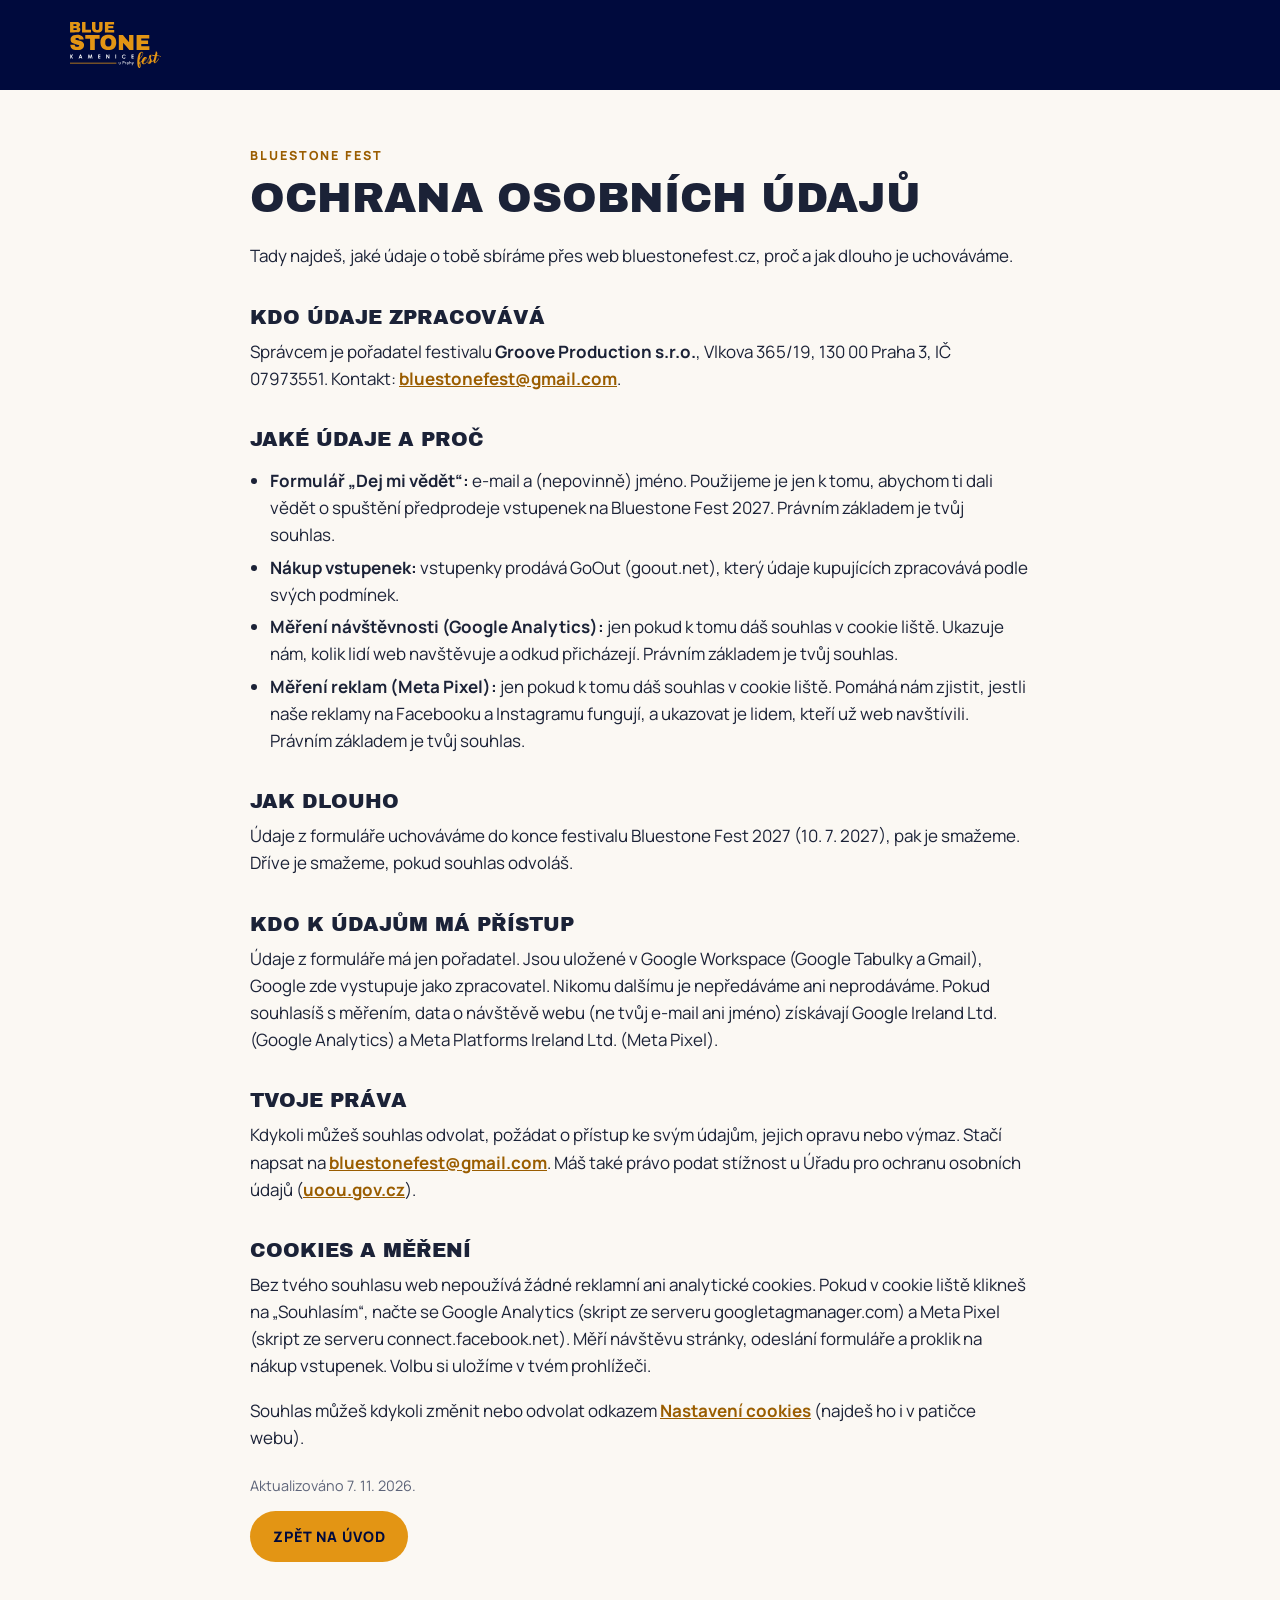
<file: ochrana-osobnich-udaju.html>
<!doctype html>
<html lang="cs">
<head>
<meta charset="utf-8">
<meta name="viewport" content="width=device-width, initial-scale=1">
<meta name="theme-color" content="#000a3d">
<link rel="icon" href="/assets/favicon.svg" type="image/svg+xml">
<link rel="icon" href="/assets/icons/favicon-32.png" sizes="32x32" type="image/png">
<link rel="apple-touch-icon" href="/assets/icons/apple-touch-icon.png">
<link rel="preload" href="/assets/fonts/archivo-black-latin.woff2" as="font" type="font/woff2" crossorigin>
<link rel="preload" href="/assets/fonts/manrope-latin.woff2" as="font" type="font/woff2" crossorigin>
<link rel="stylesheet" href="/fonts.css?v=20261031">
<link rel="stylesheet" href="/styles.css?v=20261114b">
<link rel="stylesheet" href="/pages.css?v=20261031">
<title>Ochrana osobních údajů | Bluestone Fest 2027</title>
<meta name="description" content="Jak Bluestone Fest zpracovává osobní údaje zájemců o vstupenky.">
<link rel="canonical" href="https://bluestonefest.cz/ochrana-osobnich-udaju.html">
</head>
<body>
<header class="page"><div class="wrap"><a href="/" class="brand" aria-label="Bluestone Fest – úvod"><img src="/assets/logo.svg" alt="Bluestone Fest" width="92" height="46"></a></div></header>
<main class="doc"><div class="wrap narrow">
  <p class="eyebrow">Bluestone Fest</p>
  <h1>Ochrana osobních údajů</h1>
  <p>Tady najdeš, jaké údaje o tobě sbíráme přes web bluestonefest.cz, proč a jak dlouho je uchováváme.</p>

  <h2>Kdo údaje zpracovává</h2>
  <p>Správcem je pořadatel festivalu <strong>Groove Production s.r.o.</strong>, Vlkova 365/19, 130 00 Praha 3, IČ 07973551. Kontakt: <a href="mailto:bluestonefest@gmail.com">bluestonefest@gmail.com</a>.</p>

  <h2>Jaké údaje a proč</h2>
  <ul>
    <li><strong>Formulář „Dej mi vědět“:</strong> e-mail a (nepovinně) jméno. Použijeme je jen k tomu, abychom ti dali vědět o spuštění předprodeje vstupenek na Bluestone Fest 2027. Právním základem je tvůj souhlas.</li>
    <li><strong>Nákup vstupenek:</strong> vstupenky prodává GoOut (goout.net), který údaje kupujících zpracovává podle svých podmínek.</li>
    <li><strong>Měření návštěvnosti (Google Analytics):</strong> jen pokud k tomu dáš souhlas v cookie liště. Ukazuje nám, kolik lidí web navštěvuje a odkud přicházejí. Právním základem je tvůj souhlas.</li>
    <li><strong>Měření reklam (Meta Pixel):</strong> jen pokud k tomu dáš souhlas v cookie liště. Pomáhá nám zjistit, jestli naše reklamy na Facebooku a Instagramu fungují, a ukazovat je lidem, kteří už web navštívili. Právním základem je tvůj souhlas.</li>
  </ul>

  <h2>Jak dlouho</h2>
  <p>Údaje z formuláře uchováváme do konce festivalu Bluestone Fest 2027 (10. 7. 2027), pak je smažeme. Dříve je smažeme, pokud souhlas odvoláš.</p>

  <h2>Kdo k údajům má přístup</h2>
  <p>Údaje z formuláře má jen pořadatel. Jsou uložené v Google Workspace (Google Tabulky a Gmail), Google zde vystupuje jako zpracovatel. Nikomu dalšímu je nepředáváme ani neprodáváme. Pokud souhlasíš s měřením, data o návštěvě webu (ne tvůj e-mail ani jméno) získávají Google Ireland Ltd. (Google Analytics) a Meta Platforms Ireland Ltd. (Meta Pixel).</p>

  <h2>Tvoje práva</h2>
  <p>Kdykoli můžeš souhlas odvolat, požádat o přístup ke svým údajům, jejich opravu nebo výmaz. Stačí napsat na <a href="mailto:bluestonefest@gmail.com">bluestonefest@gmail.com</a>. Máš také právo podat stížnost u Úřadu pro ochranu osobních údajů (<a href="https://uoou.gov.cz" rel="noopener">uoou.gov.cz</a>).</p>

  <h2>Cookies a měření</h2>
  <p>Bez tvého souhlasu web nepoužívá žádné reklamní ani analytické cookies. Pokud v cookie liště klikneš na „Souhlasím“, načte se Google Analytics (skript ze serveru googletagmanager.com) a Meta Pixel (skript ze serveru connect.facebook.net). Měří návštěvu stránky, odeslání formuláře a proklik na nákup vstupenek. Volbu si uložíme v tvém prohlížeči.</p>
  <p>Souhlas můžeš kdykoli změnit nebo odvolat odkazem <a href="/?cookies=1">Nastavení cookies</a> (najdeš ho i v patičce webu).</p>

  <p class="note">Aktualizováno 7. 11. 2026.</p>
  <p><a class="btn" href="/">Zpět na úvod</a></p>
</div></main>
</body>
</html>
</file>
<file: fonts.css>
/* Vlastní hostovaná písma (místo Google Fonts) – latin + latin-ext pro češtinu */
@font-face{font-family:"Archivo Black";font-style:normal;font-weight:400;font-display:swap;src:url(assets/fonts/archivo-black-latin-ext.woff2) format("woff2");unicode-range:U+0100-02BA,U+02BD-02C5,U+02C7-02CC,U+02CE-02D7,U+02DD-02FF,U+0304,U+0308,U+0329,U+1D00-1DBF,U+1E00-1E9F,U+1EF2-1EFF,U+2020,U+20A0-20AB,U+20AD-20C4,U+2113,U+2C60-2C7F,U+A720-A7FF}
@font-face{font-family:"Archivo Black";font-style:normal;font-weight:400;font-display:swap;src:url(assets/fonts/archivo-black-latin.woff2) format("woff2");unicode-range:U+0000-00FF,U+0131,U+0152-0153,U+02BB-02BC,U+02C6,U+02DA,U+02DC,U+0304,U+0308,U+0329,U+2000-206F,U+20AC,U+2122,U+2191,U+2193,U+2212,U+2215,U+FEFF,U+FFFD}
@font-face{font-family:"Manrope";font-style:normal;font-weight:400 800;font-display:swap;src:url(assets/fonts/manrope-latin-ext.woff2) format("woff2");unicode-range:U+0100-02BA,U+02BD-02C5,U+02C7-02CC,U+02CE-02D7,U+02DD-02FF,U+0304,U+0308,U+0329,U+1D00-1DBF,U+1E00-1E9F,U+1EF2-1EFF,U+2020,U+20A0-20AB,U+20AD-20C4,U+2113,U+2C60-2C7F,U+A720-A7FF}
@font-face{font-family:"Manrope";font-style:normal;font-weight:400 800;font-display:swap;src:url(assets/fonts/manrope-latin.woff2) format("woff2");unicode-range:U+0000-00FF,U+0131,U+0152-0153,U+02BB-02BC,U+02C6,U+02DA,U+02DC,U+0304,U+0308,U+0329,U+2000-206F,U+20AC,U+2122,U+2191,U+2193,U+2212,U+2215,U+FEFF,U+FFFD}
</file>
<file: styles.css>
/* BLUESTONE FEST 2027 — barvy podle loga 2027 (tmavě modrá + zlatá) */
:root{
  --navy:#000a3d;
  --navy-2:#0d1b5c;
  --ink:#00072b;
  --orange:#e39514;
  --orange-2:#f2ab3c;
  --gold-ink:#9a5d00;
  --sand:#f3ece1;
  --sand-2:#e8dccb;
  --paper:#fbf8f3;
  --text:#1b2237;
  --muted:#5d6479;
  --line:rgba(0,10,61,.12);
  --radius:14px;
  --display:"Archivo Black", "Arial Black", sans-serif;
  --body:"Manrope", system-ui, -apple-system, "Segoe UI", sans-serif;
}
*{box-sizing:border-box}
html{scroll-behavior:smooth;scroll-padding-top:72px}
body{margin:0;font-family:var(--body);color:var(--text);background:var(--paper);font-size:17px;line-height:1.6;-webkit-font-smoothing:antialiased}
img{max-width:100%;height:auto;display:block}
a{color:inherit}
h1,h2,h3{font-family:var(--display);font-weight:400;line-height:1.1;letter-spacing:0;margin:0 0 .5em;text-transform:uppercase}
h2{font-size:clamp(1.8rem,4.2vw,3.1rem)}
h3{font-size:1.35rem}
.h4{font-family:var(--body);font-weight:800;font-size:.95rem;text-transform:uppercase;letter-spacing:.08em;margin:1.4em 0 .3em}
p{margin:0 0 1em}
.wrap{max-width:1180px;margin:0 auto;padding:0 20px}
.narrow{max-width:820px}
.eyebrow{font-weight:800;text-transform:uppercase;letter-spacing:.16em;font-size:.78rem;color:var(--gold-ink);margin:0 0 .8em}
.sec--dark .eyebrow,.card--vip .eyebrow{color:var(--orange)}
.center{text-align:center}
.lead{font-size:1.2rem;color:var(--muted);max-width:640px}
.note{font-size:.9rem;color:var(--muted);margin-top:1.6em}
.link{font-weight:800;color:var(--gold-ink);text-decoration:none}

/* buttons */
.btn{display:inline-flex;align-items:center;justify-content:center;gap:.5em;background:var(--orange);color:var(--navy);text-decoration:none;font-weight:800;text-transform:uppercase;letter-spacing:.06em;font-size:.9rem;padding:.95em 1.6em;border-radius:999px;transition:background .2s,transform .2s;white-space:nowrap}
.btn:hover{background:var(--orange-2);transform:translateY(-1px)}
.btn--sm{padding:.6em 1.1em;font-size:.78rem}
.btn--big{font-size:1.05rem;padding:1.1em 2.1em}
.btn--light{background:#fff;color:var(--navy)}
.btn--light:hover{background:var(--sand)}

/* nav */
.nav{position:fixed;inset:0 0 auto;z-index:50;transition:background .25s,box-shadow .25s}
.nav.is-solid{background:rgba(0,10,61,.96);box-shadow:0 2px 20px rgba(0,0,0,.25)}
.nav__in{display:flex;align-items:center;gap:24px;height:68px}
.brand{display:block;line-height:0;flex:none}
.brand img{height:46px;width:auto}
.nav__date{text-decoration:none;color:#fff;font-weight:800;font-size:.85rem;line-height:1.25;border-left:2px solid var(--orange);padding-left:12px;white-space:nowrap}
.nav__date b{color:var(--orange);display:block;font-size:1rem}
.nav__links{display:flex;gap:22px;margin-left:auto}
.nav__links a{color:#fff;text-decoration:none;font-weight:700;font-size:.88rem;opacity:.85}
.nav__links a:hover{opacity:1;color:var(--orange-2)}
.nav__burger{display:none;background:none;border:0;width:40px;height:40px;cursor:pointer;padding:8px}
.nav__burger span{display:block;height:2px;background:#fff;margin:6px 0;transition:transform .2s}

/* hero */
.hero{position:relative;min-height:100vh;min-height:100svh;display:flex;align-items:flex-end;color:#fff;overflow:hidden;background:var(--ink)}
.hero__bg{position:absolute;inset:0;background-size:cover;background-position:center 30%;transform:scale(1.05)}
.hero__bg::after{content:"";position:absolute;inset:0;background:linear-gradient(180deg,rgba(0,7,43,.78) 0%,rgba(0,7,43,.55) 40%,rgba(0,7,43,.92) 80%,var(--ink) 100%)}
.hero__in{position:relative;padding-top:120px;padding-bottom:56px;width:100%}
.hero__kicker{font-weight:800;text-transform:uppercase;letter-spacing:.2em;font-size:.8rem;color:var(--orange-2)}
.hero__logo{margin:.2em 0 .5em;line-height:0}
.hero__logo img{width:min(560px,100%);height:auto}
.ww{display:grid;grid-template-columns:auto auto;justify-content:start;gap:14px;margin:0 0 26px}
.ww__item{display:flex;align-items:center;gap:14px;background:rgba(0,10,61,.72);backdrop-filter:blur(6px);border:2px solid var(--orange);border-radius:14px;padding:14px 22px 14px 16px;color:#fff;text-decoration:none}
.ww__ico{flex:none;width:44px;height:44px;border-radius:50%;background:var(--orange);color:var(--navy);display:flex;align-items:center;justify-content:center}
.ww__ico svg{width:24px;height:24px}
.ww__item b{display:block;white-space:nowrap;font-family:var(--display);font-weight:400;font-size:clamp(1.35rem,2.4vw,1.9rem);line-height:1.1;color:#fff}
.ww__item div span{display:block;font-size:.95rem;opacity:.85}
a.ww__item:hover b{color:var(--orange-2)}
.hero__heads{font-weight:700;font-size:1.02rem;opacity:.9;max-width:900px}
.hero__heads i{color:var(--orange);font-style:normal;margin:0 .35em}
.hero__cta{display:flex;flex-wrap:wrap;align-items:center;gap:18px 26px;margin:28px 0 36px}
.hero__offer{display:flex;flex-direction:column;border-left:3px solid var(--orange);padding-left:14px;line-height:1.3}
.hero__offer b{font-size:1.15rem}
.hero__offer span{opacity:.8;font-size:.92rem}
.count{display:flex;gap:10px}
.count div{background:rgba(255,255,255,.08);backdrop-filter:blur(6px);border:1px solid rgba(255,255,255,.14);border-radius:10px;padding:10px 14px;min-width:78px;text-align:center}
.count b{display:block;font-family:var(--display);font-size:2rem;font-weight:400;line-height:1}
.count span{font-size:.72rem;text-transform:uppercase;letter-spacing:.12em;opacity:.75}

/* strip */
.strip{background:var(--orange);color:var(--navy)}
.strip__in{display:grid;grid-template-columns:repeat(4,1fr);gap:20px;padding-top:26px;padding-bottom:26px}
.strip b{display:block;font-family:var(--display);font-weight:400;font-size:1.45rem;text-transform:uppercase;line-height:1.1}
.strip span{font-size:.9rem;opacity:.9;font-weight:600}

/* sections */
.sec{padding:96px 0}
.sec__head{margin-bottom:44px}
.sec--dark{background:var(--navy);color:#fff}
.sec--dark .note{color:rgba(255,255,255,.65)}
.sec--sand{background:var(--sand)}

/* lineup */
.heads{display:grid;grid-template-columns:1fr 1fr;gap:24px}
.head{position:relative;border-radius:var(--radius);overflow:hidden;min-height:480px;display:flex;align-items:flex-end;color:#fff;background:var(--navy)}
.head__img{position:absolute;inset:0;background-size:cover;background-position:center;transition:transform .6s}
.head:hover .head__img{transform:scale(1.04)}
.head__img--a{background:radial-gradient(120% 90% at 85% 10%,#f3b23f 0%,#e39514 40%,#7a4a00 100%)}
.head__img--b{background:linear-gradient(rgba(0,10,61,.72),rgba(0,10,61,.72)),url('assets/img/223.jpg') center/cover}
.head__img--a::before{content:"16:00";position:absolute;right:24px;top:10px;font-family:var(--display);font-size:7.5rem;line-height:1;color:rgba(255,255,255,.14)}
.head__img--b::before{content:"22:00";position:absolute;right:24px;top:10px;font-family:var(--display);font-size:7.5rem;line-height:1;color:rgba(255,255,255,.12)}
.head::after{content:"";position:absolute;inset:0;background:linear-gradient(180deg,rgba(0,7,43,0) 45%,rgba(0,7,43,.55) 100%)}
.head__txt{position:relative;z-index:1;padding:30px}
.head__txt h3{font-size:clamp(1.7rem,3vw,2.5rem);margin-bottom:.3em}
.head__txt p{margin:0;opacity:.9;max-width:460px}
.head__time{color:#fff;font-weight:800;text-transform:uppercase;letter-spacing:.12em;font-size:.95rem;margin-bottom:.6em!important;opacity:1!important}
.head__time strong{display:inline-block;background:var(--orange);color:var(--navy);padding:2px 10px;border-radius:6px;letter-spacing:.06em;font-size:1.15rem}
.acts{list-style:none;margin:24px 0 0;padding:0;display:grid;grid-template-columns:repeat(3,1fr);gap:0;border-top:1px solid var(--line)}
.acts li{padding:22px 20px 22px 0;border-bottom:1px solid var(--line)}
.acts b{display:block;font-family:var(--display);font-weight:400;font-size:1.25rem;text-transform:uppercase;line-height:1.1}
.acts span{color:var(--muted);font-size:.95rem}
.acts span strong{color:var(--gold-ink);font-weight:800;font-size:1.05rem}

/* timetable */
.tt{border-top:1px solid rgba(255,255,255,.18)}
.tt__cols,.tt__row{display:grid;grid-template-columns:90px 1fr 1fr;gap:16px;align-items:center}
.tt__cols{padding:12px 0;font-size:.75rem;text-transform:uppercase;letter-spacing:.14em;font-weight:800;color:rgba(255,255,255,.6)}
.tt__row{border-top:1px solid rgba(255,255,255,.12);padding:14px 0;min-height:64px}
.tt__row time{font-family:var(--display);font-size:1.2rem}
.tt__a,.tt__b{padding:10px 14px;border-radius:10px;line-height:1.35}
.tt__a{background:rgba(227,149,20,.16);border-left:3px solid var(--orange)}
.tt__b{background:rgba(255,255,255,.07);border-left:3px solid #7fa2ff}
.tt__a b,.tt__b b{margin-right:.35em}
.tt__row small{display:block;opacity:.65;font-size:.8rem}
.tt__hl{background:var(--orange);color:var(--navy)}
.tt__hl small{opacity:.9}
.tt__end div{font-weight:800;text-transform:uppercase;letter-spacing:.1em;opacity:.7}

/* tickets */
.waves{list-style:none;padding:0;margin:0 0 36px;display:grid;grid-template-columns:repeat(4,1fr);gap:14px;counter-reset:w}
.waves li{position:relative;background:#fff;border:1px solid var(--line);border-radius:var(--radius);padding:22px 20px 20px;transition:transform .2s}
.waves li h3{font-size:1.1rem;margin:.2em 0 .3em}
.waves__tag{font-size:.7rem;font-weight:800;text-transform:uppercase;letter-spacing:.12em;color:var(--gold-ink)}
.waves li.is-now .waves__tag{color:var(--orange)}
.waves__price{font-family:var(--display);font-size:2.1rem;line-height:1;margin:.1em 0 .2em;color:var(--navy)}
.waves__when{color:var(--muted);font-size:.9rem;margin:0}
.waves li.is-now{background:var(--navy);color:#fff;border-color:var(--navy);transform:translateY(-4px);box-shadow:0 14px 30px rgba(0,10,61,.25)}
.waves li.is-now .waves__price{color:#fff}
.waves li.is-now .waves__when{color:rgba(255,255,255,.75)}
.waves li.is-now::before{content:"Právě platí";position:absolute;top:-11px;right:16px;background:var(--orange);color:var(--navy);font-size:.68rem;font-weight:800;text-transform:uppercase;letter-spacing:.1em;padding:4px 10px;border-radius:999px}
.waves li.is-past{opacity:.45}
.waves li.is-past .waves__price{text-decoration:line-through}
.prices{display:grid;grid-template-columns:1.4fr 1fr;gap:20px}
.card{background:#fff;border:1px solid var(--line);border-radius:var(--radius);padding:28px}
.ptable{width:100%;border-collapse:collapse;font-size:.98rem}
.ptable th{text-align:left;font-size:.72rem;text-transform:uppercase;letter-spacing:.12em;color:var(--muted);padding:8px 8px 8px 0;border-bottom:1px solid var(--line)}
.ptable td{padding:13px 8px 13px 0;border-bottom:1px solid var(--line)}
.ptable td:not(:first-child),.ptable th:not(:first-child){text-align:right;white-space:nowrap}
.ptable__hl td{font-weight:800;color:var(--navy)}
.card--vip{background:linear-gradient(160deg,var(--navy),var(--navy-2));color:#fff;border:0}
.vip__price b{font-family:var(--display);font-weight:400;font-size:2rem;display:block;line-height:1}
.vip__price span{display:block;opacity:.7;font-size:.9rem}
.ticks{list-style:none;padding:0;margin:0 0 1.4em}
.ticks li{padding-left:1.7em;position:relative;margin:.45em 0}
.ticks li::before{content:"";position:absolute;left:0;top:.55em;width:.8em;height:.8em;border-radius:50%;background:var(--orange)}
.gift{margin-top:20px;display:flex;justify-content:space-between;align-items:center;gap:24px;background:var(--orange);color:var(--navy);border-radius:var(--radius);padding:28px 32px}
.gift h3{margin-bottom:.2em}
.gift p{margin:0;max-width:640px}

/* signup – zájem o předprodej */
.signup{display:grid;grid-template-columns:1fr 1.25fr;gap:28px;align-items:center;background:var(--navy);color:#fff;border-radius:var(--radius);padding:32px;margin:0 0 40px;border:3px solid var(--orange);scroll-margin-top:84px}
.signup .eyebrow{color:var(--orange)}
.signup h3{font-size:clamp(1.4rem,2.6vw,2rem);margin-bottom:.35em}
.signup__txt p:last-child{margin:0;opacity:.85}
.signup__row{display:grid;grid-template-columns:1fr 1.3fr auto;gap:10px}
.signup input[type=text],.signup input[type=email]{font:inherit;font-size:1rem;padding:.85em 1em;border-radius:999px;border:2px solid rgba(255,255,255,.25);background:#fff;color:var(--text);min-width:0}
.signup input:focus{outline:none;border-color:var(--orange)}
.signup button{border:0;cursor:pointer;font-family:inherit}
.signup button:disabled{opacity:.6;cursor:wait}
.signup__ok{display:flex;gap:10px;align-items:flex-start;font-size:.82rem;opacity:.8;margin-top:12px;line-height:1.4}
.signup__ok input{margin-top:.2em;accent-color:var(--orange);flex:none}
.signup__msg{margin:10px 0 0;font-weight:700;min-height:1.4em}
.signup__msg.is-ok{color:var(--orange-2)}
.signup__msg.is-err{color:#ffb4a8}
.signup__msg a{color:#fff}
.signup__hp,.sr{position:absolute!important;width:1px;height:1px;overflow:hidden;clip:rect(0 0 0 0);white-space:nowrap}
@media (max-width:980px){.signup{grid-template-columns:1fr}}
@media (max-width:640px){.signup{padding:24px 18px}.signup__row{grid-template-columns:1fr}.signup button{width:100%}}

/* artists */
.artists{display:grid;grid-template-columns:repeat(3,1fr);gap:18px;margin-bottom:36px}
.artist{background:#fff;border:1px solid var(--line);border-radius:var(--radius);padding:24px 22px;display:flex;flex-direction:column}
.artist__tag{font-size:.72rem;font-weight:800;text-transform:uppercase;letter-spacing:.12em;color:var(--gold-ink);margin-bottom:.5em}
.artist h3{font-size:1.25rem;margin-bottom:.4em}
.artist p:not(.artist__tag){color:var(--muted);font-size:.95rem}
.artist__links{display:flex;flex-wrap:wrap;gap:8px;margin-top:auto;padding-top:8px}
.lnk{display:inline-flex;align-items:center;padding:.5em 1em;border-radius:999px;font-weight:800;font-size:.78rem;text-transform:uppercase;letter-spacing:.06em;text-decoration:none;color:#fff}
.lnk--sp{background:#1db954}.lnk--sp:hover{background:#17a34a}
.lnk--am{background:#fa2d48}.lnk--am:hover{background:#e0223c}
.lnk--soon{background:none;color:var(--muted);border:1px dashed var(--line);text-transform:none;letter-spacing:0;font-weight:600}

/* split */
.split{display:grid;grid-template-columns:1fr 1fr;gap:56px;align-items:center}
.split__img{min-height:440px;border-radius:var(--radius);background-size:cover;background-position:center}
.map{display:block;text-decoration:none;border-radius:var(--radius);overflow:hidden;border:1px solid var(--line);background:#fff}
.map span{display:block;padding:10px 14px;font-size:.85rem;color:var(--muted)}

/* gallery */
.video{aspect-ratio:16/9;width:100%;border-radius:var(--radius);overflow:hidden;margin-bottom:48px;background:#0a1330}
.video video,.short video{width:100%;height:100%;display:block;background:#000;object-fit:cover}
.gal__h{font-size:1.25rem;margin:0 0 18px}
.shorts{display:grid;grid-template-columns:repeat(4,1fr);gap:20px 14px;margin-bottom:56px}
.short{margin:0}
.short video{aspect-ratio:9/16;height:auto;border-radius:12px}
.short figcaption{margin-top:8px;font-weight:800;font-size:.95rem}
.btn--ghost{background:transparent;border:2px solid rgba(255,255,255,.4);color:#fff;margin-top:24px;cursor:pointer;font-family:inherit}
.btn--ghost:hover{background:rgba(255,255,255,.1)}
.gal .ph{display:block;overflow:hidden;border-radius:8px}
.gal .ph.is-hidden{display:none}
.lb{position:fixed;inset:0;z-index:100;background:rgba(5,10,25,.94);display:flex;align-items:center;justify-content:center}
.lb[hidden]{display:none}
.lb img{max-width:92vw;max-height:88vh;border-radius:6px}
.lb button{position:absolute;background:none;border:0;color:#fff;font-size:3rem;cursor:pointer;line-height:1;padding:12px 18px}
.lb__x{top:8px;right:8px}
.lb__prev{left:4px}.lb__next{right:4px}
.gal{display:grid;grid-template-columns:repeat(4,1fr);grid-auto-rows:190px;grid-auto-flow:dense;gap:10px}
.gal .ph:nth-child(1),.gal .ph:nth-child(8){grid-column:span 2;grid-row:span 2}
.gal img{width:100%;height:100%;object-fit:cover;border-radius:8px;transition:opacity .2s}
.gal img:hover{opacity:.85}

/* faq */
details{background:#fff;border-radius:12px;margin-bottom:10px;border:1px solid var(--line)}
summary{cursor:pointer;padding:18px 22px;font-weight:800;list-style:none;display:flex;justify-content:space-between;gap:12px}
summary::-webkit-details-marker{display:none}
summary::after{content:"+";color:var(--orange);font-size:1.4rem;line-height:1}
details[open] summary::after{content:"–"}
details p{padding:0 22px 18px;margin:0;color:var(--muted)}

/* partners */
.partners{padding:64px 0}
.logos{display:flex;flex-wrap:wrap;justify-content:center;align-items:center;gap:48px}
.logos img{height:74px;width:auto;object-fit:contain;filter:grayscale(1);opacity:.75;transition:.2s}
.logos img.logo--wide{height:34px}
.logos img:hover,.logos a:hover img{filter:none;opacity:1}
.logos a{display:flex}
.sponsors{display:flex;flex-wrap:wrap;justify-content:center;align-items:center;gap:40px 72px;margin:0 0 56px}
.sponsors img{width:auto;transition:opacity .2s}
.sponsors a:hover img{opacity:.75}
.sp--algotech{height:84px}
.sp--atoda{height:76px}
@media (max-width:520px){.sponsors{gap:28px}.sp--algotech{height:60px}.sp--atoda{height:56px}}

/* final */
.final{position:relative;color:#fff;text-align:center;padding:130px 0;overflow:hidden;background:var(--ink)}
.final__bg{position:absolute;inset:0;background-size:cover;background-position:center}
.final__bg::after{content:"";position:absolute;inset:0;background:rgba(0,7,43,.78)}
.final__in{position:relative}
.final h2{font-size:clamp(2rem,5.5vw,4.2rem)}
.final p{font-size:1.2rem;margin-bottom:1.6em;opacity:.9}

/* footer */
.foot{background:var(--ink);color:rgba(255,255,255,.8);padding:56px 0 24px;font-size:.93rem}
.foot__in{display:grid;grid-template-columns:1.3fr 1fr 1fr;gap:32px}
.foot a{color:#fff;text-decoration:none}
.foot a:hover{color:var(--orange-2)}
.foot .h4{color:#fff;margin-top:0}
.brand--foot{margin-bottom:1em}
.brand--foot img{height:auto;width:220px}
.muted{opacity:.6}
[data-social-box] a{margin-right:14px}
.foot__copy{margin-top:36px;padding-top:18px;border-top:1px solid rgba(255,255,255,.1);font-size:.8rem;opacity:.5}

.sticky-cta{display:none}

/* responsive */
@media (max-width:1180px) and (min-width:821px){
  .nav__date{display:none}
}
@media (max-width:980px){
  .acts{grid-template-columns:1fr 1fr}
  .waves{grid-template-columns:1fr 1fr}
  .prices{grid-template-columns:1fr}
  .artists{grid-template-columns:1fr 1fr}
  .strip__in{grid-template-columns:1fr 1fr}
}
@media (max-width:820px){
  body{font-size:16px}
  .nav__links{position:fixed;inset:68px 0 auto;background:var(--navy);flex-direction:column;gap:0;padding:8px 20px 20px;transform:translateY(-120%);transition:transform .25s;margin:0}
  .nav__links a{padding:14px 0;border-bottom:1px solid rgba(255,255,255,.1);font-size:1rem}
  .nav.is-open .nav__links{transform:none}
  .nav.is-open{background:var(--navy)}
  .nav__burger{display:block;margin-left:auto}
  .nav .btn--sm{display:none}
  .hero{min-height:0;align-items:flex-start}
  .hero__in{padding-top:92px;padding-bottom:40px}
  .hero__logo{margin:0 0 18px}
  .hero__logo img{width:100%;max-width:440px}
  .ww{grid-template-columns:1fr;gap:10px;margin-bottom:22px}
  .ww__item{padding:12px 16px 12px 12px}
  .ww__item b{font-size:clamp(1.15rem,6vw,1.45rem)}
  .ww__item div span{font-size:.88rem}
  .ww__ico{width:40px;height:40px}
  .nav__in{gap:14px}
  .brand img{height:38px}
  .nav__date{font-size:.75rem;padding-left:10px}
  .nav__date b{font-size:.9rem}
  .sec{padding:68px 0}
  .heads,.split{grid-template-columns:1fr;gap:28px}
  .head{min-height:380px}
  .split__img{min-height:280px}
  .split--rev .split__img{order:2}
  .gal{grid-template-columns:1fr 1fr;grid-auto-rows:130px}
  .shorts{grid-template-columns:1fr 1fr}
  .tt__cols{display:none}
  .tt__row{grid-template-columns:62px 1fr;gap:10px}
  .tt__row > div:empty{display:none}
  .tt__row time{font-size:1.05rem}
  .gift{flex-direction:column;align-items:flex-start;padding:24px}
  .foot__in{grid-template-columns:1fr}
  .count div{min-width:0;flex:1;padding:8px 6px}
  .count b{font-size:1.6rem}
  .sticky-cta{display:block;position:fixed;left:16px;right:16px;bottom:14px;z-index:40;background:var(--orange);color:var(--navy);text-align:center;font-weight:800;text-transform:uppercase;letter-spacing:.06em;text-decoration:none;padding:15px;border-radius:999px;box-shadow:0 8px 24px rgba(0,0,0,.3);transform:translateY(120px);transition:transform .3s}
  .sticky-cta.is-on{transform:none}
  .foot{padding-bottom:90px}
}
@media (max-width:520px){
  .acts,.waves,.strip__in,.artists{grid-template-columns:1fr}
  .strip__in{grid-template-columns:1fr 1fr;gap:14px}
  .strip b{font-size:1.3rem}
  .hero__cta{margin:22px 0 26px}
  .card{padding:22px 18px}
  .ptable{font-size:.9rem}
}
@media (max-height:520px) and (orientation:landscape){
  .hero{min-height:0;align-items:flex-start}
  .hero__in{padding-top:96px;padding-bottom:40px}
  .hero__logo img{width:340px}
  .ww{grid-template-columns:auto auto}
}
@media (prefers-reduced-motion:reduce){*{transition:none!important;scroll-behavior:auto!important}}

.cc-open{background:none;border:0;padding:0;font:inherit;color:inherit;text-decoration:underline;cursor:pointer}
.cc-open:hover{color:var(--gold,#e39514)}

.qrbuy{display:flex;align-items:center;gap:24px;max-width:560px;margin:36px auto 0;padding:20px 24px;background:#fff;color:#000a3d;border-radius:18px;box-shadow:0 10px 30px rgba(0,10,61,.12)}
.qrbuy img{width:150px;height:150px;flex:none}
.qrbuy p{margin:0;line-height:1.45}
.qrbuy[hidden]{display:none}
@media (max-width:900px){.qrbuy{display:none}}
</file>
<file: pages.css>
/* podstránky (ochrana údajů, 404) – doplněk ke styles.css */
.page{background:var(--navy);color:#fff;padding:22px 0}
.page .brand img{height:46px;width:auto}
.doc{padding:56px 0 80px}
.doc h1{font-size:clamp(1.8rem,4vw,2.6rem)}
.doc h2{font-size:1.25rem;margin:1.8em 0 .5em}
.doc ul{padding-left:1.2em}
.doc li{margin:.3em 0}
.doc a:not(.btn){color:var(--gold-ink);font-weight:700}
.nf{min-height:70vh;display:flex;align-items:center;text-align:center}
.nf h1{font-size:clamp(2.4rem,7vw,4.5rem)}
</file>
